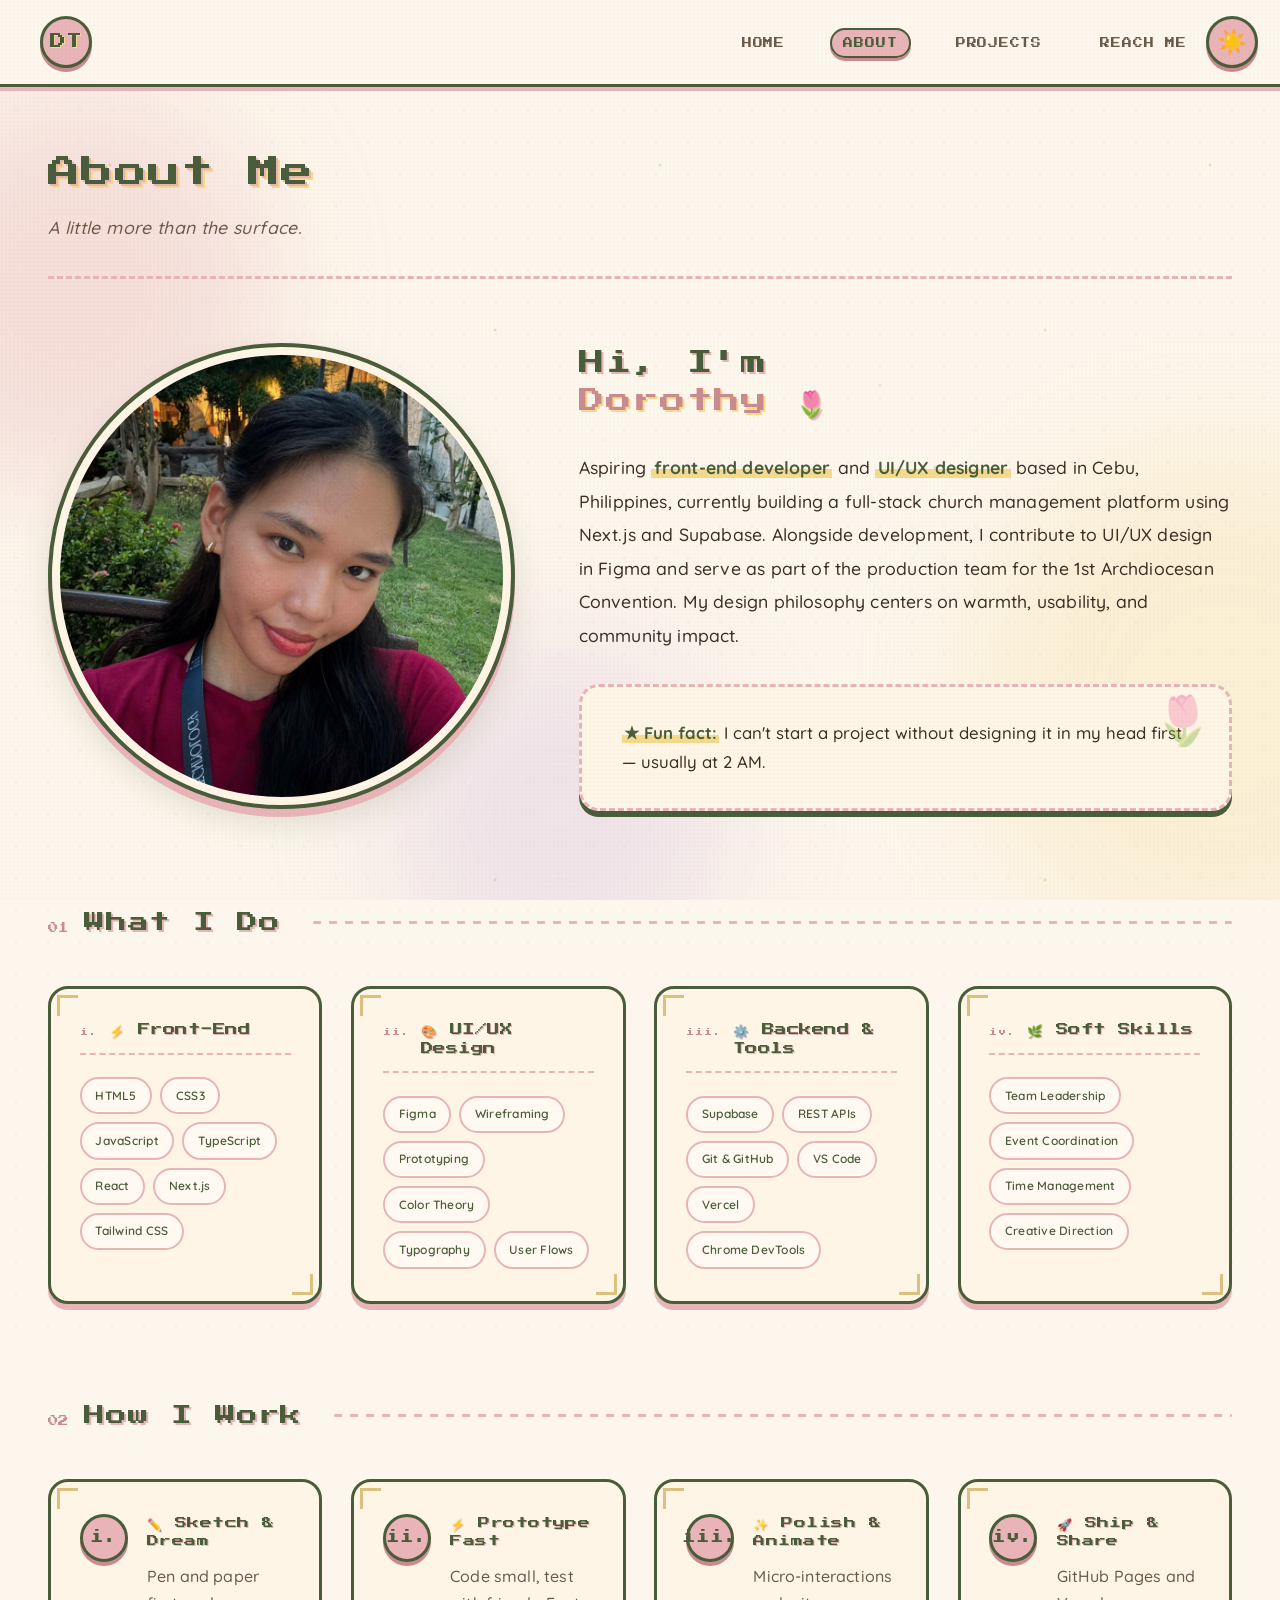
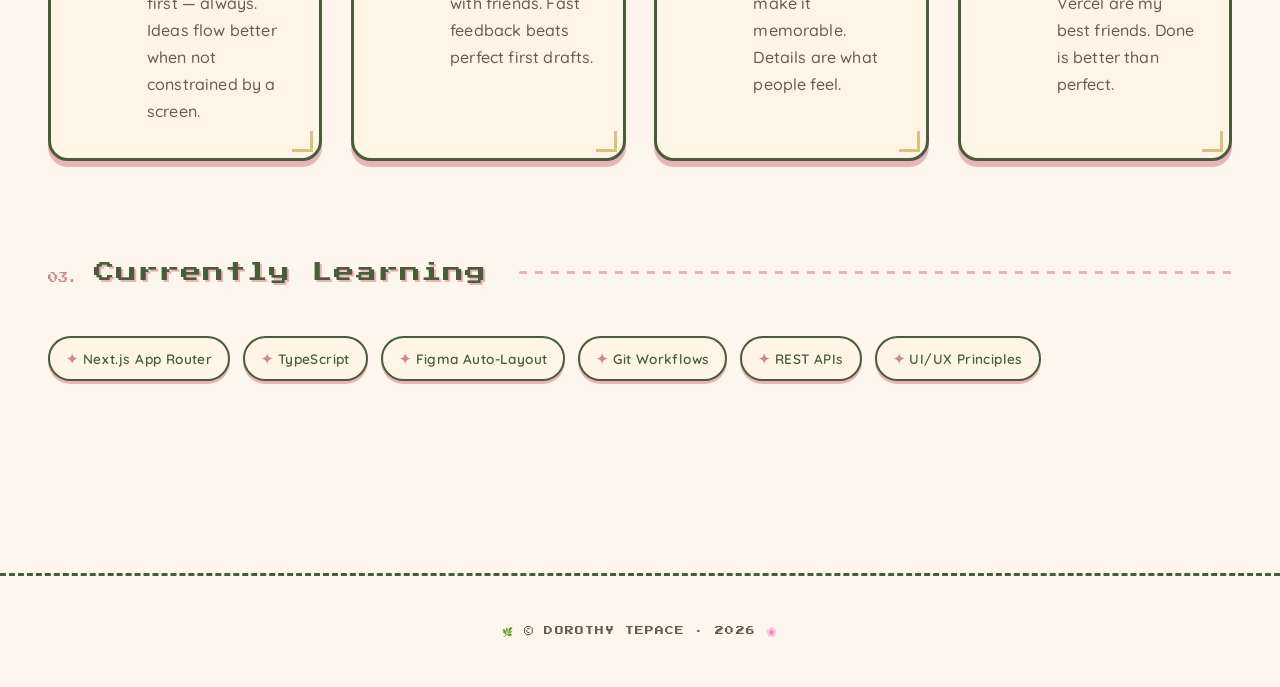
<file: about.html>
<!DOCTYPE html>
<html lang="en">
<head>
  <meta charset="UTF-8" />
  <meta name="viewport" content="width=device-width, initial-scale=1.0" />
  <title>Dorothy Tepace · About</title>

  <!-- Meta -->
  <meta name="description" content="About Dorothy Tepace — front-end developer & UI/UX designer from Cebu, Philippines." />
  <meta name="theme-color" content="#fdf6ec" />
  <meta name="author" content="Dorothy Tepace" />

  <!-- Favicon -->
  <link rel="icon" type="image/svg+xml" href="data:image/svg+xml,<svg xmlns='http://www.w3.org/2000/svg' viewBox='0 0 100 100'><text y='.9em' font-size='90'>🌷</text></svg>" />

  <!-- Fonts -->
  <link rel="preconnect" href="https://fonts.googleapis.com" />
  <link rel="preconnect" href="https://fonts.gstatic.com" crossorigin />
  <link rel="dns-prefetch" href="https://fonts.googleapis.com" />
  <link href="https://fonts.googleapis.com/css2?family=Press+Start+2P&family=Quicksand:wght@400;500;600;700&display=swap" rel="stylesheet" />

  <!-- Icons -->
  <link rel="preconnect" href="https://cdnjs.cloudflare.com" />
  <link rel="stylesheet" href="https://cdnjs.cloudflare.com/ajax/libs/font-awesome/6.0.0-beta3/css/all.min.css" />

  <!-- Styles -->
  <link rel="stylesheet" href="style.css" />
</head>
<body>

  <!-- ============================================================
       ANIMATED BACKGROUND LAYERS
       ============================================================ -->
  <div class="bg-blobs" aria-hidden="true">
    <div class="bg-blob bg-blob-1"></div>
    <div class="bg-blob bg-blob-2"></div>
    <div class="bg-blob bg-blob-3"></div>
  </div>
  <div class="bg-stars" aria-hidden="true"></div>


  <!-- ============================================================
       DARK MODE TOGGLE
       ============================================================ -->
  <button class="theme-toggle" id="themeToggle" aria-label="Toggle dark mode" title="Toggle dark mode">
    <span class="theme-toggle-icon">☀️</span>
  </button>


  <!-- ========== TOP NAV ========== -->
  <nav class="top-nav" id="topNav">
    <a href="index.html" class="brand">DT</a>
    <ul class="nav-links">
      <li><a href="index.html">Home</a></li>
      <li><a href="about.html" class="active">About</a></li>
      <li><a href="projects.html">Projects</a></li>
      <li><a href="reach.html">Reach Me</a></li>
    </ul>
  </nav>

  <!-- ========== SIDE NAV ========== -->
  <nav class="side-nav" id="sideNav">
    <a href="index.html" class="side-link" title="Home"><span class="nav-label">Home</span></a>
    <a href="about.html" class="side-link active" title="About"><span class="nav-label">About</span></a>
    <a href="projects.html" class="side-link" title="Projects"><span class="nav-label">Projects</span></a>
    <a href="reach.html" class="side-link" title="Reach Me"><span class="nav-label">Reach Me</span></a>
  </nav>

  <!-- ========== MAIN ========== -->
  <main class="page">

    <!-- ABOUT HERO -->
    <header class="page-header">
      <h1>About Me</h1>
      <p class="page-subtitle">A little more than the surface.</p>
    </header>

    <section class="about-hero">

      <div class="about-photo-col reveal">
        <div class="about-photo">
          <img src="avatar.jpg" alt="Dorothy Tepace" />
        </div>
      </div>

      <div class="about-story-col">
        <h1 class="reveal">Hi, I'm<br /><em>Dorothy</em> 🌷</h1>

        <p class="reveal">
          Aspiring <strong>front-end developer</strong> and <strong>UI/UX designer</strong>
          based in Cebu, Philippines, currently building a full-stack church management
          platform using Next.js and Supabase. Alongside development, I contribute to
          UI/UX design in Figma and serve as part of the production team for the
          1st Archdiocesan Convention. My design philosophy centers on warmth,
          usability, and community impact.
        </p>

        <div class="fun-fact-box reveal">
          <strong>★ Fun fact:</strong> I can't start a project without designing it in my
          head first — usually at 2 AM.
        </div>
      </div>

    </section>

    <!-- WHAT I DO -->
    <section class="section-label">
      <span class="num">01</span>
      <h2>What I Do</h2>
      <span class="line"></span>
    </section>

    <section class="skills-editorial">

      <div class="skill-block reveal">
        <div class="skill-header">
          <span class="skill-num">i.</span>
          <h3>⚡ Front-End</h3>
        </div>
        <ul class="skill-pills">
          <li>HTML5</li>
          <li>CSS3</li>
          <li>JavaScript</li>
          <li>TypeScript</li>
          <li>React</li>
          <li>Next.js</li>
          <li>Tailwind CSS</li>
        </ul>
      </div>

      <div class="skill-block reveal">
        <div class="skill-header">
          <span class="skill-num">ii.</span>
          <h3>🎨 UI/UX Design</h3>
        </div>
        <ul class="skill-pills">
          <li>Figma</li>
          <li>Wireframing</li>
          <li>Prototyping</li>
          <li>Color Theory</li>
          <li>Typography</li>
          <li>User Flows</li>
        </ul>
      </div>

      <div class="skill-block reveal">
        <div class="skill-header">
          <span class="skill-num">iii.</span>
          <h3>⚙️ Backend &amp; Tools</h3>
        </div>
        <ul class="skill-pills">
          <li>Supabase</li>
          <li>REST APIs</li>
          <li>Git &amp; GitHub</li>
          <li>VS Code</li>
          <li>Vercel</li>
          <li>Chrome DevTools</li>
        </ul>
      </div>

      <div class="skill-block reveal">
        <div class="skill-header">
          <span class="skill-num">iv.</span>
          <h3>🌿 Soft Skills</h3>
        </div>
        <ul class="skill-pills">
          <li>Team Leadership</li>
          <li>Event Coordination</li>
          <li>Time Management</li>
          <li>Creative Direction</li>
        </ul>
      </div>

    </section>

    <!-- HOW I WORK -->
    <section class="section-label">
      <span class="num">02</span>
      <h2>How I Work</h2>
      <span class="line"></span>
    </section>

        <section class="workflow-editorial">

      <div class="workflow-step reveal">
        <span class="step-num">i.</span>
        <div class="step-content">
          <h3>✏️ Sketch &amp; Dream</h3>
          <p>Pen and paper first — always. Ideas flow better when not constrained by a screen.</p>
        </div>
      </div>

      <div class="workflow-step reveal">
        <span class="step-num">ii.</span>
        <div class="step-content">
          <h3>⚡ Prototype Fast</h3>
          <p>Code small, test with friends. Fast feedback beats perfect first drafts.</p>
        </div>
      </div>

      <div class="workflow-step reveal">
        <span class="step-num">iii.</span>
        <div class="step-content">
          <h3>✨ Polish &amp; Animate</h3>
          <p>Micro-interactions make it memorable. Details are what people feel.</p>
        </div>
      </div>

      <div class="workflow-step reveal">
        <span class="step-num">iv.</span>
        <div class="step-content">
          <h3>🚀 Ship &amp; Share</h3>
          <p>GitHub Pages and Vercel are my best friends. Done is better than perfect.</p>
        </div>
      </div>

    </section>

    <!-- CURRENTLY LEARNING -->
    <section class="section-label">
      <span class="num">03.</span>
      <h2>Currently Learning</h2>
      <span class="line"></span>
    </section>

    <section class="learning-tags reveal">
      <span class="learning-tag">Next.js App Router</span>
      <span class="learning-tag">TypeScript</span>
      <span class="learning-tag">Figma Auto-Layout</span>
      <span class="learning-tag">Git Workflows</span>
      <span class="learning-tag">REST APIs</span>
      <span class="learning-tag">UI/UX Principles</span>
    </section>

  </main>

  <!-- ========== FOOTER ========== -->
  <footer class="site-footer">
    © Dorothy Tepace · 2026
  </footer>


  <!-- ========== SCRIPTS ========== -->
  <script>

    /* ============================================================
       1. NAV SWAP — top nav hides, side nav appears on scroll
       ============================================================ */
    (function () {
      const topNav = document.getElementById('topNav');
      const sideNav = document.getElementById('sideNav');
      if (!topNav || !sideNav) return;

      function updateNav() {
        const y = window.scrollY;
        if (y > 200) {
          topNav.classList.add('hidden');
          sideNav.classList.add('visible');
        } else {
          topNav.classList.remove('hidden');
          sideNav.classList.remove('visible');
        }
      }

      window.addEventListener('scroll', updateNav);
      window.addEventListener('load', updateNav);
    })();


    /* ============================================================
       2. SCROLL REVEAL
       ============================================================ */
    (function () {
      const reveals = document.querySelectorAll('.reveal');
      if (!reveals.length) return;

      const observer = new IntersectionObserver((entries) => {
        entries.forEach((entry, index) => {
          if (entry.isIntersecting) {
            setTimeout(() => {
              entry.target.classList.add('in-view');
            }, index * 80);
            observer.unobserve(entry.target);
          }
        });
      }, { threshold: 0.15 });

      reveals.forEach(el => observer.observe(el));
    })();


    /* ============================================================
       3. DARK MODE TOGGLE
       ============================================================ */
    (function () {
      const toggle = document.getElementById('themeToggle');
      if (!toggle) return;

      const icon = toggle.querySelector('.theme-toggle-icon');
      const STORAGE_KEY = 'theme';

      /* Apply saved theme immediately */
      const saved = localStorage.getItem(STORAGE_KEY);
      if (saved === 'dark') {
        document.body.classList.add('dark-mode');
        if (icon) icon.textContent = '🌙';
      } else {
        if (icon) icon.textContent = '☀️';
      }

      toggle.addEventListener('click', () => {
        document.body.classList.toggle('dark-mode');
        const isDark = document.body.classList.contains('dark-mode');

        if (icon) icon.textContent = isDark ? '🌙' : '☀️';
        localStorage.setItem(STORAGE_KEY, isDark ? 'dark' : 'light');
      });
    })();

  </script>

</body>
</html>
</file>
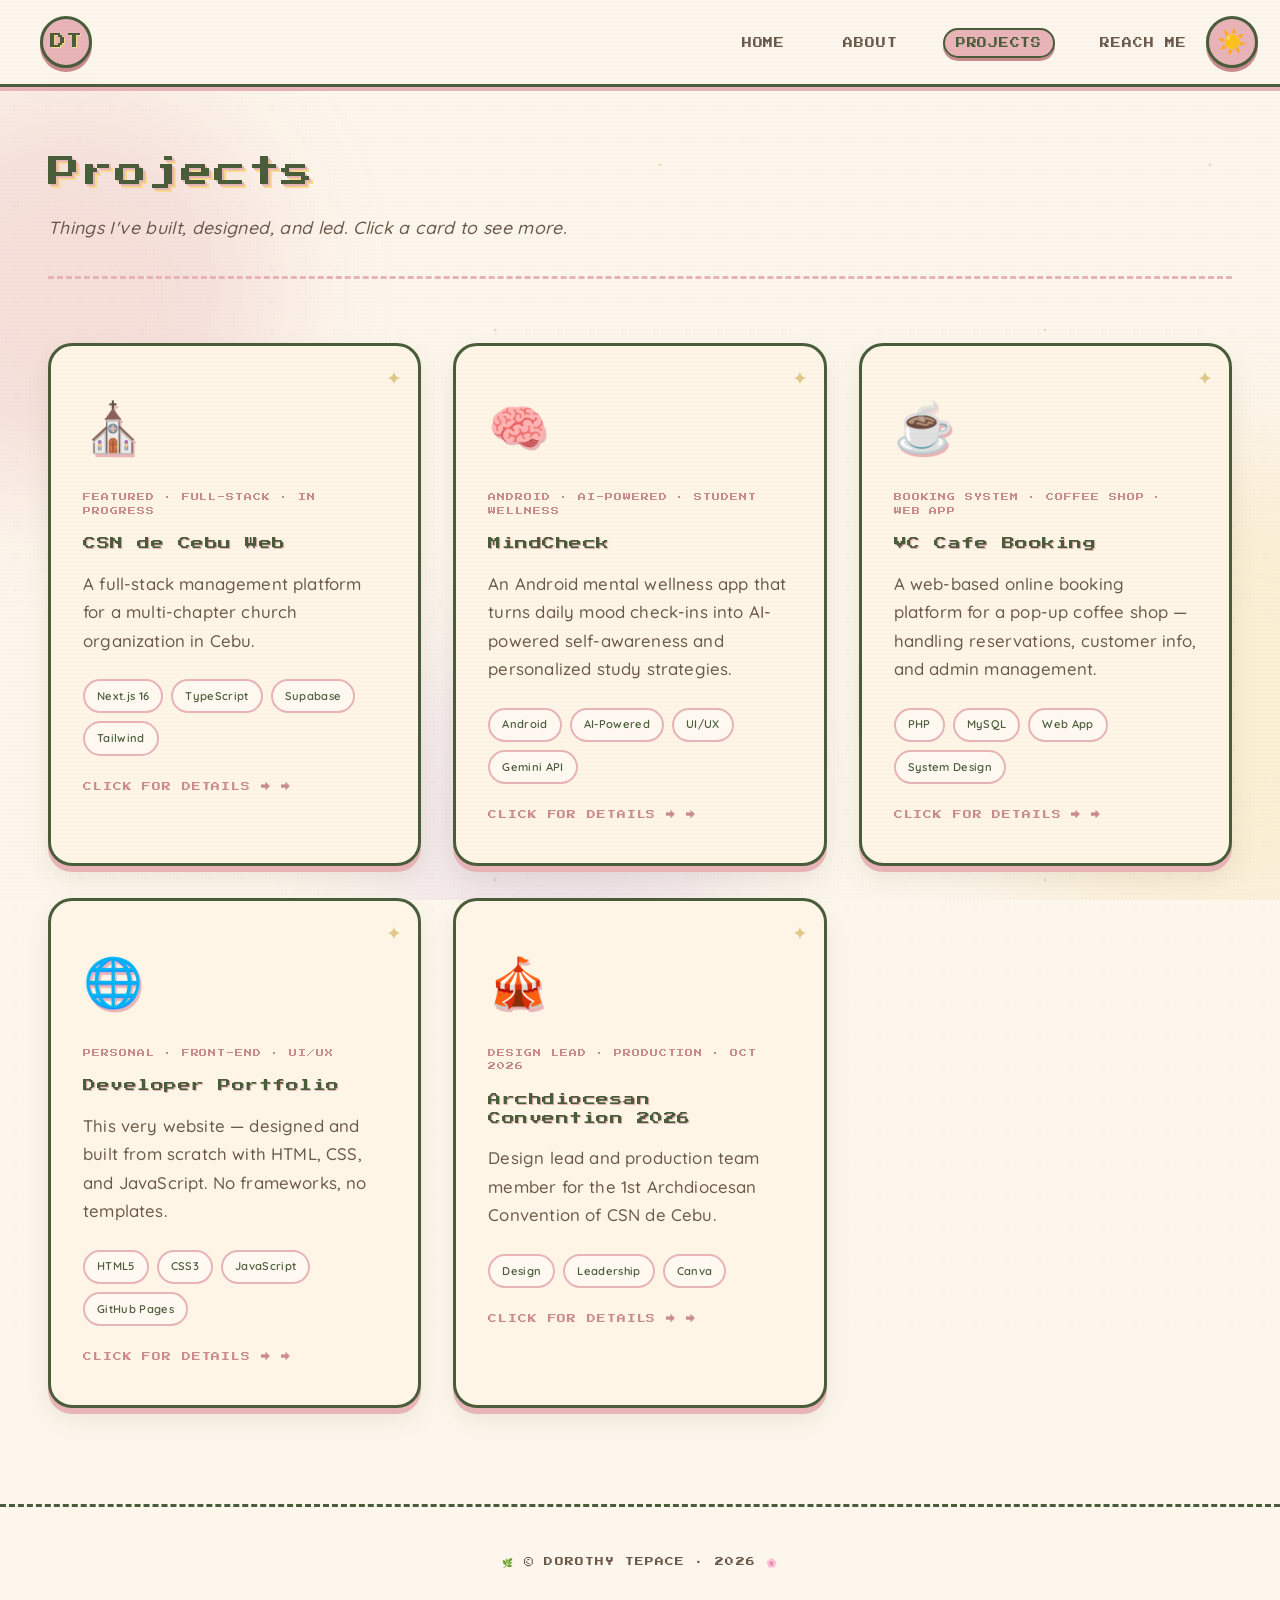
<file: projects.html>
<!DOCTYPE html>
<html lang="en">
<head>
  <meta charset="UTF-8" />
  <meta name="viewport" content="width=device-width, initial-scale=1.0" />
  <title>Dorothy Tepace · Projects</title>

  <!-- Meta -->
  <meta name="description" content="Projects by Dorothy Tepace — full-stack apps, UI/UX work, and event design." />
  <meta name="theme-color" content="#fdf6ec" />
  <meta name="author" content="Dorothy Tepace" />

  <!-- Favicon -->
  <link rel="icon" type="image/svg+xml" href="data:image/svg+xml,<svg xmlns='http://www.w3.org/2000/svg' viewBox='0 0 100 100'><text y='.9em' font-size='90'>🌷</text></svg>" />

  <!-- Fonts -->
  <link rel="preconnect" href="https://fonts.googleapis.com" />
  <link rel="preconnect" href="https://fonts.gstatic.com" crossorigin />
  <link rel="dns-prefetch" href="https://fonts.googleapis.com" />
  <link href="https://fonts.googleapis.com/css2?family=Press+Start+2P&family=Quicksand:wght@400;500;600;700&display=swap" rel="stylesheet" />

  <!-- Icons -->
  <link rel="preconnect" href="https://cdnjs.cloudflare.com" />
  <link rel="stylesheet" href="https://cdnjs.cloudflare.com/ajax/libs/font-awesome/6.0.0-beta3/css/all.min.css" />

  <!-- Styles -->
  <link rel="stylesheet" href="style.css" />
</head>
<body>

  <!-- ============================================================
       ANIMATED BACKGROUND LAYERS
       ============================================================ -->
  <div class="bg-blobs" aria-hidden="true">
    <div class="bg-blob bg-blob-1"></div>
    <div class="bg-blob bg-blob-2"></div>
    <div class="bg-blob bg-blob-3"></div>
  </div>
  <div class="bg-stars" aria-hidden="true"></div>


  <!-- ============================================================
       DARK MODE TOGGLE
       ============================================================ -->
  <button class="theme-toggle" id="themeToggle" aria-label="Toggle dark mode" title="Toggle dark mode">
    <span class="theme-toggle-icon">☀️</span>
  </button>


  <!-- ========== TOP NAV ========== -->
  <nav class="top-nav" id="topNav">
    <a href="index.html" class="brand">DT</a>
    <ul class="nav-links">
      <li><a href="index.html">Home</a></li>
      <li><a href="about.html">About</a></li>
      <li><a href="projects.html" class="active">Projects</a></li>
      <li><a href="reach.html">Reach Me</a></li>
    </ul>
  </nav>

  <!-- ========== SIDE NAV ========== -->
  <nav class="side-nav" id="sideNav">
    <a href="index.html" class="side-link" title="Home"><span class="nav-label">Home</span></a>
    <a href="about.html" class="side-link" title="About"><span class="nav-label">About</span></a>
    <a href="projects.html" class="side-link active" title="Projects"><span class="nav-label">Projects</span></a>
    <a href="reach.html" class="side-link" title="Reach Me"><span class="nav-label">Reach Me</span></a>
  </nav>

  <!-- ========== MAIN ========== -->
  <main class="page">

    <header class="page-header">
      <h1>Projects</h1>
      <p class="page-subtitle">Things I've built, designed, and led. Click a card to see more.</p>
    </header>

    <section class="projects-grid-v2">

      <div class="proj-card reveal" data-project="csn">
        <div class="proj-icon">⛪</div>
        <div class="proj-meta">FEATURED · FULL-STACK · IN PROGRESS</div>
        <h3>CSN de Cebu Web</h3>
        <p>A full-stack management platform for a multi-chapter church organization in Cebu.</p>
        <div class="proj-tags">
          <span>Next.js 16</span>
          <span>TypeScript</span>
          <span>Supabase</span>
          <span>Tailwind</span>
        </div>
        <div class="proj-open">Click for details →</div>
      </div>

      <div class="proj-card reveal" data-project="mindcheck">
        <div class="proj-icon">🧠</div>
        <div class="proj-meta">ANDROID · AI-POWERED · STUDENT WELLNESS</div>
        <h3>MindCheck</h3>
        <p>An Android mental wellness app that turns daily mood check-ins into AI-powered self-awareness and personalized study strategies.</p>
        <div class="proj-tags">
          <span>Android</span>
          <span>AI-Powered</span>
          <span>UI/UX</span>
          <span>Gemini API</span>
        </div>
        <div class="proj-open">Click for details →</div>
      </div>

      <div class="proj-card reveal" data-project="vccafe">
        <div class="proj-icon">☕</div>
        <div class="proj-meta">BOOKING SYSTEM · COFFEE SHOP · WEB APP</div>
        <h3>VC Cafe Booking</h3>
        <p>A web-based online booking platform for a pop-up coffee shop — handling reservations, customer info, and admin management.</p>
        <div class="proj-tags">
          <span>PHP</span>
          <span>MySQL</span>
          <span>Web App</span>
          <span>System Design</span>
        </div>
        <div class="proj-open">Click for details →</div>
      </div>

      <div class="proj-card reveal" data-project="portfolio">
        <div class="proj-icon">🌐</div>
        <div class="proj-meta">PERSONAL · FRONT-END · UI/UX</div>
        <h3>Developer Portfolio</h3>
        <p>This very website — designed and built from scratch with HTML, CSS, and JavaScript. No frameworks, no templates.</p>
        <div class="proj-tags">
          <span>HTML5</span>
          <span>CSS3</span>
          <span>JavaScript</span>
          <span>GitHub Pages</span>
        </div>
        <div class="proj-open">Click for details →</div>
      </div>

      <div class="proj-card reveal" data-project="convention">
        <div class="proj-icon">🎪</div>
        <div class="proj-meta">DESIGN LEAD · PRODUCTION · OCT 2026</div>
        <h3>Archdiocesan Convention 2026</h3>
        <p>Design lead and production team member for the 1st Archdiocesan Convention of CSN de Cebu.</p>
        <div class="proj-tags">
          <span>Design</span>
          <span>Leadership</span>
          <span>Canva</span>
        </div>
        <div class="proj-open">Click for details →</div>
      </div>

    </section>

  </main>

  <!-- ========== MODAL ========== -->
  <div class="modal-overlay" id="modalOverlay">
    <div class="modal" role="dialog" aria-modal="true">
      <button class="modal-close" id="modalClose" aria-label="Close">✕</button>
      <div class="modal-body" id="modalBody"></div>
    </div>
  </div>

  <!-- ========== FOOTER ========== -->
  <footer class="site-footer">
    © Dorothy Tepace · 2026
  </footer>


  <!-- ========== SCRIPTS ========== -->
  <script>

    /* ============================================================
       1. NAV SWAP — top nav hides, side nav appears on scroll
       ============================================================ */
    (function () {
      const topNav = document.getElementById('topNav');
      const sideNav = document.getElementById('sideNav');
      if (!topNav || !sideNav) return;

      function updateNav() {
        const y = window.scrollY;
        if (y > 200) {
          topNav.classList.add('hidden');
          sideNav.classList.add('visible');
        } else {
          topNav.classList.remove('hidden');
          sideNav.classList.remove('visible');
        }
      }

      window.addEventListener('scroll', updateNav);
      window.addEventListener('load', updateNav);
    })();


    /* ============================================================
       2. SCROLL REVEAL
       ============================================================ */
    (function () {
      const reveals = document.querySelectorAll('.reveal');
      if (!reveals.length) return;

      const observer = new IntersectionObserver((entries) => {
        entries.forEach((entry, index) => {
          if (entry.isIntersecting) {
            setTimeout(() => {
              entry.target.classList.add('in-view');
            }, index * 80);
            observer.unobserve(entry.target);
          }
        });
      }, { threshold: 0.15 });

      reveals.forEach(el => observer.observe(el));
    })();


    /* ============================================================
       3. DARK MODE TOGGLE
       ============================================================ */
    (function () {
      const toggle = document.getElementById('themeToggle');
      if (!toggle) return;

      const icon = toggle.querySelector('.theme-toggle-icon');
      const STORAGE_KEY = 'theme';

      const saved = localStorage.getItem(STORAGE_KEY);
      if (saved === 'dark') {
        document.body.classList.add('dark-mode');
        if (icon) icon.textContent = '🌙';
      } else {
        if (icon) icon.textContent = '☀️';
      }

      toggle.addEventListener('click', () => {
        document.body.classList.toggle('dark-mode');
        const isDark = document.body.classList.contains('dark-mode');
        if (icon) icon.textContent = isDark ? '🌙' : '☀️';
        localStorage.setItem(STORAGE_KEY, isDark ? 'dark' : 'light');
      });
    })();


    /* ============================================================
       4. PROJECT MODALS
       ============================================================ */
    (function () {
      const overlay = document.getElementById('modalOverlay');
      if (!overlay) return;

      const modalBody = document.getElementById('modalBody');
      const modalClose = document.getElementById('modalClose');
      if (!modalBody || !modalClose) return;

      const projects = {
        csn: {
          icon: '⛪',
          meta: 'FEATURED · FULL-STACK · IN PROGRESS',
          title: 'CSN de Cebu Web',
          body: `
            <p>A web-based management system initially for the <strong>mother chapter</strong> of the religious organization at the <strong>Basilica Minore del Santo Niño de Cebu</strong>, designed to scale to other chapters in the future.</p>

            <h4>Core Features</h4>
            <ul>
              <li>Member registration</li>
              <li>Announcements</li>
              <li>Member directory</li>
              <li>Event calendar</li>
              <li>Attendance tracking</li>
              <li>Payment history</li>
            </ul>

            <p>It has three user roles: <strong>Admin</strong>, <strong>Officer</strong>, and <strong>Member</strong>. Admins and officers manage everything; members can view and update their own information, attendance, and payments.</p>

            <h4>Front-End</h4>
            <div class="modal-tags">
              <span>Next.js 16</span>
              <span>React 19</span>
              <span>TypeScript</span>
              <span>Tailwind CSS</span>
            </div>

            <h4>Backend / Database</h4>
            <div class="modal-tags">
              <span>Supabase</span>
              <span>Supabase Auth</span>
              <span>Supabase Storage</span>
            </div>

            <h4>Tools</h4>
            <div class="modal-tags">
              <span>Git</span>
              <span>GitHub</span>
              <span>VS Code</span>
              <span>npm</span>
            </div>

            <h4>Deployment (Planned)</h4>
            <div class="modal-tags">
              <span>Vercel</span>
            </div>

            <h4>Highlights</h4>
            <ul>
              <li>Role-Based Access Control (RBAC): Separate dashboards for each role</li>
              <li>Built to Scale: Mother Chapter now, designed for all chapters later</li>
              <li>All-in-One Management System</li>
            </ul>
          `
        },
        mindcheck: {
          icon: '🧠',
          meta: 'ANDROID · AI-POWERED · STUDENT WELLNESS',
          title: 'MindCheck Student Wellness',
          body: `
            <p>An Android mental wellness app for <strong>students</strong>, turning daily mood check-ins into <strong>AI-powered self-awareness</strong> through journaling, emotion detection, and a personal study coach — designed to grow with the user over time.</p>

            <h4>Core Features</h4>
            <ul>
              <li>Mood check-ins with emoji-based logging</li>
              <li>Journal entry with AI emotion detection</li>
              <li>Personalized study strategy generated by Gemini</li>
              <li>AI Study Coach chatbot that knows your mood and past entries</li>
              <li>Mood dashboard with trend chart, streak, average score, and most common mood</li>
              <li>History view with expandable past check-ins</li>
              <li>Daily reminder notifications</li>
              <li>Local storage — no server, no account required</li>
            </ul>

            <h4>App Screens</h4>
            <div class="modal-screenshots single">
              <img src="images/mindcheck/1.png" alt="MindCheck app screens overview" />
            </div>
            <p style="font-size: 0.85rem; color: var(--text-muted); font-style: italic; margin-top: -0.5rem; margin-bottom: 1rem;">
              Overview of all app screens — mood check-in, journal, dashboard, and study coach.
            </p>

            <h4>Front-End</h4>
            <div class="modal-tags">
              <span>Android (Java)</span>
              <span>XML Layouts</span>
              <span>Material Design</span>
              <span>MPAndroidChart</span>
            </div>

            <h4>Backend / Services</h4>
            <div class="modal-tags">
              <span>Hugging Face API</span>
              <span>Google Gemini API</span>
              <span>OkHttp</span>
              <span>Gson</span>
            </div>

            <h4>Database</h4>
            <div class="modal-tags">
              <span>SQLite</span>
              <span>Room (local storage)</span>
            </div>

            <h4>Tools</h4>
            <div class="modal-tags">
              <span>Android Studio</span>
              <span>Git</span>
              <span>GitHub</span>
              <span>Gradle</span>
            </div>

            <h4>Deployment (Planned)</h4>
            <div class="modal-tags">
              <span>Google Play Store</span>
            </div>

            <h4>Highlights</h4>
            <ul>
              <li>AI Emotion Detection — Reads journal entries and detects mood</li>
              <li>AI Study Coach — Personalized strategies and chat powered by Gemini</li>
              <li>Privacy-First — Fully local storage, no account needed</li>
            </ul>
          `
        },
        vccafe: {
          icon: '☕',
          meta: 'BOOKING SYSTEM · COFFEE SHOP · WEB APP',
          title: 'VC Cafe Pop-Up Cart Online Booking System',
          body: `
            <p>A web-based online booking system for <strong>VC Cafe,</strong> a mobile coffee and bar business serving events like weddings, birthdays, corporate gatherings, and festivals. The platform allows customers to book the pop-up coffee shop for their special occasions, while admins can manage, accept, or decline reservation requests from anywhere.</p>

            <h4>Core Features</h4>
            <ul>
              <li>User Registration & Authentication</li>
              <li>Online Event Booking</li>
              <li>Admin Dashboard</li>
              <li>Reservation Tracking</li>
              <li>Customer Information Management</li>
              <li>Role-Based Access Control</li>
              <li>Service Showcase Pages</li>
            </ul>

            <h4>App Screens</h4>
            <div class="modal-screenshots">
              <img src="images/vccafe/1.png" alt="VC Cafe screen 1" />
              <img src="images/vccafe/2.png" alt="VC Cafe screen 2" />
              <img src="images/vccafe/3.png" alt="VC Cafe screen 3" />
              <img src="images/vccafe/4.png" alt="VC Cafe screen 4" />
              <img src="images/vccafe/5.png" alt="VC Cafe screen 5" />
              <img src="images/vccafe/6.png" alt="VC Cafe screen 6" />
              <img src="images/vccafe/7.png" alt="VC Cafe screen 7" />
              <img src="images/vccafe/8.png" alt="VC Cafe screen 8" />
              <img src="images/vccafe/9.png" alt="VC Cafe screen 9" />
              <img src="images/vccafe/10.png" alt="VC Cafe screen 10" />
              <img src="images/vccafe/11.png" alt="VC Cafe screen 11" />
            </div>

            <h4>Front-End</h4>
            <div class="modal-tags">
              <span>HTML</span>
              <span>CSS</span>
              <span>JavaScript</span>
              <span>Responsive Design</span>
              <span>Minimal UI</span>
            </div>

            <h4>Backend / Database</h4>
            <div class="modal-tags">
              <span>PHP</span>
              <span>MySQL</span>
              <span>Role-Based Access Control</span>
            </div>

            <h4>Tools</h4>
            <div class="modal-tags">
              <span>Figma</span>
              <span>Git</span>
              <span>GitHub</span>
              <span>VS Code</span>
              <span>phpMyAdmin</span>
            </div>

            <h4>Deployment (Planned)</h4>
            <div class="modal-tags">
              <span>Vercel</span>
            </div>

            <h4>Highlights</h4>
            <ul>
              <li>Mobile Business Booking — Lets a pop-up coffee shop manage reservations from anywhere</li>
              <li>Admin Control — Accept or decline bookings in just a few clicks</li>
              <li>Customer Dashboard — Submit, manage, and track reservation status</li>
            </ul>
          `
        },
        portfolio: {
          icon: '🌐',
          meta: 'PERSONAL · FRONT-END · UI/UX',
          title: 'Developer Portfolio',
          body: `
            <p>This very website — designed and built from scratch as a personal front-end and UI/UX project.</p>

            <h4>What I Built</h4>
            <ul>
              <li>Multi-page site: Home · About · Projects · Reach Me</li>
              <li>Custom cottagecore pixel design system</li>
              <li>Animated splash screen with blooming flower</li>
              <li>Top nav that becomes a side nav on scroll</li>
              <li>Click-to-open modal popups for each project</li>
              <li>Auto-playing slideshow gallery with lightbox</li>
              <li>Neon cyberpunk dark mode toggle</li>
              <li>Fully responsive (desktop, tablet, mobile)</li>
            </ul>

            <h4>Tech Stack</h4>
            <div class="modal-tags">
              <span>HTML5</span>
              <span>CSS3</span>
              <span>JavaScript</span>
              <span>GitHub Pages</span>
            </div>

            <h4>Live Site</h4>
            <p><a href="https://wadtpc.github.io" target="_blank">wadtpc.github.io</a></p>
          `
        },
        convention: {
          icon: '🎪',
          meta: 'DESIGN LEAD · PRODUCTION · OCT 2026',
          title: 'Archdiocesan Convention 2026',
          body: `
            <p>Serving on the production team for the <strong>1st Archdiocesan Convention of CSN de Cebu</strong> — a gathering of all registered chapters across the Philippines.</p>

            <h4>My Roles</h4>
            <ul>
              <li>🎨 <strong>Design Lead</strong> — visual identity & event collateral</li>
              <li>💃 <strong>Dance Lead</strong> — choreography & performance</li>
              <li>📋 <strong>Registration Team</strong> — member coordination</li>
            </ul>

            <h4>What I'm Designing</h4>
            <ul>
              <li>Posters & flyers</li>
              <li>Stage backdrop</li>
              <li>Program booklet</li>
              <li>Event shirts & merch</li>
              <li>Presentation slides</li>
            </ul>

            <h4>Details</h4>
            <ul>
              <li>📅 October 2026</li>
              <li>📍 Cebu Business Hotel</li>
              <li>🌍 All registered chapters across the Philippines</li>
              <li>🎯 Purpose: Unity</li>
            </ul>

            <h4>Tools</h4>
            <div class="modal-tags">
              <span>Canva</span>
              <span>Design</span>
              <span>Leadership</span>
            </div>
          `
        }
      };

      document.querySelectorAll('.proj-card').forEach(card => {
        card.addEventListener('click', () => {
          const key = card.dataset.project;
          const p = projects[key];
          if (!p) return;

          modalBody.innerHTML = `
            <div class="modal-header">
              <div class="modal-icon">${p.icon}</div>
              <div class="modal-meta">${p.meta}</div>
              <h2>${p.title}</h2>
            </div>
            <div class="modal-content">${p.body}</div>
          `;
          overlay.classList.add('active');
          document.body.style.overflow = 'hidden';
        });
      });

      function closeModal() {
        overlay.classList.remove('active');
        document.body.style.overflow = '';
      }

      modalClose.addEventListener('click', closeModal);
      overlay.addEventListener('click', (e) => {
        if (e.target === overlay) closeModal();
      });
      document.addEventListener('keydown', (e) => {
        if (e.key === 'Escape') closeModal();
      });
    })();

  </script>

</body>
</html>
</file>
<file: style.css>
/* ============================================================
   DOROTHY TEPACE · PORTFOLIO v5
   Cottagecore Pixel Edition — Soft · Warm · Gentle
   ============================================================ */

/* ---------- FONTS ---------- */
@import url('https://fonts.googleapis.com/css2?family=Press+Start+2P&family=VT323&family=Quicksand:wght@400;500;600;700&display=swap');


/* ============================================================
   1. RESET & TOKENS
   ============================================================ */

* { margin: 0; padding: 0; box-sizing: border-box; }
html { scroll-behavior: smooth; }

:root {
  /* Background layers */
  --bg: #fdf6ec;
  --bg-lighter: #fff9f2;
  --bg-card: #fff5e6;
  --bg-elevated: #f8ecd6;

  /* Primary — moss green */
  --moss: #4a5d3a;
  --moss-light: #6b7d5a;

  /* Accents */
  --rose: #e8b4b8;
  --rose-deep: #c98b8f;
  --butter: #f5d98d;
  --butter-deep: #d4b563;
  --lavender: #d4b8e0;

  /* Text */
  --text: #3d2e23;
  --text-dim: #6b5a4a;
  --text-muted: #9a8878;

  /* Borders */
  --border: #e0d0b8;
  --border-bright: #4a5d3a;

  /* Fonts */
  --font-pixel: 'Press Start 2P', 'Courier New', monospace;
  --font-body: 'Quicksand', 'Segoe UI', sans-serif;
  --font-mono: 'VT323', 'Courier New', monospace;

  /* Shadows */
  --shadow-soft: 0 4px 12px rgba(74, 93, 58, 0.08);
  --shadow-md: 0 8px 20px rgba(74, 93, 58, 0.12);
  --shadow-lg: 0 16px 36px rgba(74, 93, 58, 0.16);
  --shadow-warm: 0 6px 0 var(--rose-deep);

  /* Easings */
  --ease-out: cubic-bezier(0.22, 1, 0.36, 1);
  --ease-spring: cubic-bezier(0.34, 1.56, 0.64, 1);
}


/* ============================================================
   2. BASE — BODY, TEXTURES, TYPOGRAPHY
   ============================================================ */

body {
  font-family: var(--font-body);
  background: var(--bg);
  color: var(--text);
  font-size: 17px;
  font-weight: 500;
  line-height: 1.7;
  min-height: 100vh;
  padding-top: 100px;
  overflow-x: hidden;
  cursor: url("data:image/svg+xml;utf8,<svg xmlns='http://www.w3.org/2000/svg' width='28' height='28' viewBox='0 0 28 28'><circle cx='14' cy='14' r='3' fill='%23e8b4b8' stroke='%234a5d3a' stroke-width='1.5'/><circle cx='14' cy='7' r='3' fill='%23e8b4b8' stroke='%234a5d3a' stroke-width='1.5'/><circle cx='21' cy='14' r='3' fill='%23e8b4b8' stroke='%234a5d3a' stroke-width='1.5'/><circle cx='14' cy='21' r='3' fill='%23e8b4b8' stroke='%234a5d3a' stroke-width='1.5'/><circle cx='7' cy='14' r='3' fill='%23e8b4b8' stroke='%234a5d3a' stroke-width='1.5'/><circle cx='14' cy='14' r='2' fill='%23f5d98d'/></svg>") 14 14, auto;
  position: relative;
}

/* Paper texture overlay */
body::after {
  content: "";
  position: fixed;
  inset: 0;
  z-index: 9998;
  pointer-events: none;
  background-image: radial-gradient(circle, rgba(74, 93, 58, 0.025) 1px, transparent 1px);
  background-size: 4px 4px;
  opacity: 0.9;
  mix-blend-mode: multiply;
}

/* Soft dotted grid background — drifting upward */
body::before {
  content: "";
  position: fixed;
  inset: -50% -50% -50% -50%;
  z-index: -1;
  pointer-events: none;
  background-image: radial-gradient(circle, rgba(232, 180, 184, 0.18) 1.5px, transparent 1.5px);
  background-size: 32px 32px;
  animation: drift-up 60s linear infinite;
  will-change: transform;
}

@keyframes drift-up {
  0%   { transform: translateY(0); }
  100% { transform: translateY(-32px); }
}

/* Typography */
h1, h2, h3, h4 {
  font-family: var(--font-pixel);
  font-weight: 400;
  letter-spacing: 0;
  color: var(--moss);
  line-height: 1.5;
  text-shadow: 2px 2px 0 var(--rose);
}

h1 { font-size: clamp(1.2rem, 3vw, 2rem); }
h2 { font-size: clamp(1rem, 2.2vw, 1.6rem); }
h3 { font-size: clamp(0.85rem, 1.6vw, 1.1rem); }
h4 { font-size: 0.75rem; }

p {
  font-family: var(--font-body);
  font-size: 1.05rem;
  font-weight: 500;
  color: var(--text-dim);
  line-height: 1.8;
  letter-spacing: 0.01em;
}

a {
  color: var(--rose-deep);
  text-decoration: none;
  transition: color 0.2s var(--ease-out);
}
a:hover { color: var(--moss); }

::selection {
  background: var(--rose);
  color: var(--moss);
}


/* ============================================================
   3. NAVIGATION
   ============================================================ */

/* ---------- Top Nav ---------- */
.top-nav {
  position: fixed;
  top: 0; left: 0; right: 0;
  z-index: 100;
  padding: 1rem 5rem 1rem 2.5rem;   /* ← extra right padding for the toggle */
  background: rgba(253, 246, 236, 0.95);
  backdrop-filter: blur(10px);
  -webkit-backdrop-filter: blur(10px);
  border-bottom: 3px solid var(--moss);
  box-shadow: 0 4px 0 var(--rose);
  display: flex;
  justify-content: space-between;
  align-items: center;
  transition: transform 0.4s var(--ease-out), opacity 0.4s var(--ease-out);
}

.top-nav.hidden {
  transform: translateY(-100%);
  opacity: 0;
  pointer-events: none;
}

.brand {
  font-family: var(--font-pixel);
  font-size: 1rem;
  color: var(--moss);
  letter-spacing: 0.02em;
  display: inline-flex;
  align-items: center;
  justify-content: center;
  width: 52px;
  height: 52px;
  border-radius: 50%;
  background: var(--rose);
  border: 3px solid var(--moss);
  box-shadow: 0 4px 0 var(--rose-deep);
  text-shadow: 1px 1px 0 var(--butter);
  transition: all 0.3s var(--ease-out);
}

.brand:hover {
  background: var(--butter);
  transform: translateY(-2px) rotate(-6deg);
  box-shadow: 0 6px 0 var(--butter-deep);
}

.nav-links {
  display: flex;
  gap: 2rem;
  list-style: none;
}

.nav-links a {
  font-family: var(--font-pixel);
  font-size: 0.62rem;
  color: var(--text-dim);
  padding: 0.5rem 0.7rem;
  border: 2px solid transparent;
  border-radius: 30px;
  letter-spacing: 0.08em;
  text-transform: uppercase;
  transition: all 0.2s var(--ease-out);
}

.nav-links a:hover {
  color: var(--moss);
  border-color: var(--rose);
  background: rgba(232, 180, 184, 0.2);
  transform: translateY(-1px);
}

.nav-links a.active {
  color: var(--moss);
  background: var(--rose);
  border-color: var(--moss);
  box-shadow: 0 3px 0 var(--rose-deep);
}

/* ---------- Side Nav ---------- */
.side-nav {
  position: fixed;
  top: 50%;
  left: 1.5rem;
  z-index: 99;
  padding: 1rem 0.7rem;
  background: rgba(255, 249, 242, 0.95);
  backdrop-filter: blur(10px);
  -webkit-backdrop-filter: blur(10px);
  border: 3px solid var(--moss);
  border-radius: 40px;
  box-shadow: 0 6px 0 var(--rose);
  display: flex;
  flex-direction: column;
  gap: 0.5rem;
  transform: translateY(-50%) translateX(-200%);
  opacity: 0;
  pointer-events: none;
  visibility: hidden;
  transition: transform 0.5s var(--ease-spring), opacity 0.4s var(--ease-out);
}

.side-nav.visible {
  transform: translateY(-50%) translateX(0);
  opacity: 1;
  pointer-events: auto;
  visibility: visible;
}

.side-link {
  display: flex;
  align-items: center;
  justify-content: center;
  padding: 0.65rem 1.1rem;
  border: 2px solid transparent;
  border-radius: 30px;
  font-family: var(--font-pixel);
  font-size: 0.55rem;
  color: var(--text-dim);
  letter-spacing: 0.08em;
  text-transform: uppercase;
  white-space: nowrap;
  transition: all 0.2s var(--ease-out);
}

.side-link:hover {
  background: var(--rose);
  color: var(--moss);
  border-color: var(--moss);
  transform: translateX(3px);
}

.side-link.active {
  background: var(--moss);
  color: var(--butter);
  border-color: var(--butter-deep);
  box-shadow: 0 3px 0 var(--moss);
}


/* ============================================================
   4. PAGE SHELL
   ============================================================ */

.page {
  max-width: 1280px;
  margin: 0 auto;
  padding: 3rem 3rem 6rem;
}


/* ============================================================
   5. HOME — HEADER
   ============================================================ */

.home-header {
  position: relative;
  display: flex;
  flex-wrap: wrap;
  align-items: flex-end;
  justify-content: space-between;
  gap: 2rem;
  padding: 2rem 0 2.5rem;
  margin-bottom: 3rem;
  border-bottom: 3px dashed var(--rose);
}

.home-header::after {
  content: "🌷";
  position: absolute;
  bottom: -18px;
  left: 50%;
  transform: translateX(-50%);
  font-size: 1.8rem;
  background: var(--bg);
  padding: 0 0.8rem;
}

.home-header-left h1 {
  font-family: var(--font-pixel);
  font-size: clamp(1rem, 2.2vw, 1.6rem);
  line-height: 1.6;
  letter-spacing: 0.04em;
  margin-bottom: 1.2rem;
  color: var(--moss);
  text-shadow: 2px 2px 0 var(--rose), 4px 4px 0 var(--butter);
}

.home-header-left h1 .accent {
  color: var(--rose-deep);
  font-style: normal;
  text-shadow: 2px 2px 0 var(--butter), 4px 4px 0 var(--moss-light);
}

.home-header-left .role {
  font-family: var(--font-body);
  font-size: 1.1rem;
  font-weight: 500;
  color: var(--text-dim);
  letter-spacing: 0.01em;
  max-width: 55ch;
  margin-bottom: 0.6rem;
}

.home-header-right {
  display: flex;
  gap: 2rem;
  align-items: flex-start;
}

.home-header-right > div {
  display: flex;
  flex-direction: column;
  gap: 0.2rem;
}

.home-header-right .meta-label {
  font-family: var(--font-pixel);
  font-size: 0.5rem;
  color: var(--rose-deep);
  letter-spacing: 0.12em;
  text-transform: uppercase;
}

.home-header-right .meta-value {
  font-family: var(--font-body);
  font-size: 1.05rem;
  font-weight: 600;
  color: var(--moss);
  letter-spacing: 0.02em;
}

/* ---------- Typing animation ---------- */
.hero-typing {
  display: inline-flex;
  align-items: baseline;
  gap: 0.15rem;
  font-family: var(--font-pixel);
  font-size: 0.62rem;
  color: var(--rose-deep);
  letter-spacing: 0.05em;
  margin-top: 0.6rem;
}

.hero-typing::before {
  content: "♡ ";
  color: var(--rose);
}

.typing-text {
  color: var(--moss);
  letter-spacing: 0.05em;
}

.typing-cursor {
  color: var(--rose-deep);
  animation: blink 1s steps(2, start) infinite;
  display: inline-block;
}

@keyframes blink {
  0%, 50% { opacity: 1; }
  51%, 100% { opacity: 0; }
}

/* ---------- XP bar ---------- */
.xp-bar {
  display: flex;
  align-items: center;
  gap: 1rem;
  margin-top: 1rem;
  font-family: var(--font-pixel);
  font-size: 0.5rem;
  color: var(--rose-deep);
  letter-spacing: 0.1em;
}

.xp-bar::before {
  content: "🌱";
  font-size: 1.2rem;
}

.xp-bar-track {
  flex: 1;
  max-width: 240px;
  height: 18px;
  background: var(--bg-card);
  border: 3px solid var(--moss);
  border-radius: 20px;
  box-shadow: 0 3px 0 var(--rose);
  position: relative;
  overflow: hidden;
}

.xp-bar-fill {
  height: 100%;
  width: 68%;
  border-radius: 12px;
  background: repeating-linear-gradient(
    90deg,
    var(--rose) 0,
    var(--rose) 6px,
    var(--butter) 6px,
    var(--butter) 12px
  );
  animation: xp-shimmer 3s linear infinite;
}

@keyframes xp-shimmer {
  0%   { background-position: 0 0; }
  100% { background-position: 24px 0; }
}


/* ============================================================
   6. HOME — GALLERY GRID
   ============================================================ */

.gallery-grid {
  display: grid;
  grid-template-columns: repeat(auto-fit, minmax(360px, 1fr));
  gap: 1.8rem;
}

.gallery-tile {
  position: relative;
  aspect-ratio: 4 / 3;
  border: 3px solid var(--moss);
  border-radius: 24px;
  overflow: hidden;
  cursor: pointer;
  background: var(--bg-card);
  box-shadow: 0 6px 0 var(--rose), 0 12px 24px rgba(74, 93, 58, 0.15);
  display: flex;
  align-items: center;
  justify-content: center;
  transition: all 0.3s var(--ease-out);
  text-decoration: none;
}

.gallery-tile:hover {
  transform: translateY(-6px);
  border-color: var(--rose-deep);
  box-shadow: 0 10px 0 var(--butter), 0 20px 36px rgba(74, 93, 58, 0.2);
}

/* Flower accent */
.gallery-tile::after {
  content: "✿";
  position: absolute;
  top: 0.8rem;
  left: 0.9rem;
  z-index: 4;
  font-size: 1.4rem;
  color: var(--rose);
  opacity: 0.75;
  pointer-events: none;
  text-shadow: 1px 1px 0 var(--moss);
  transition: all 0.3s var(--ease-out);
}

.gallery-tile:hover::after {
  opacity: 1;
  color: var(--butter);
  transform: scale(1.2) rotate(15deg);
}

/* Image layer */
.gallery-tile img {
  position: absolute;
  inset: 0;
  width: 100%;
  height: 100%;
  object-fit: cover;
  opacity: 0.3;
  filter: sepia(0.15) saturate(0.9);
  transition: transform 0.7s var(--ease-out);
}

.gallery-tile:hover img {
  opacity: 0.4;
  filter: sepia(0.1) saturate(1);
  transform: scale(1.05);
}

/* Overlay gradient */
.gallery-tile::before {
  content: "";
  position: absolute;
  inset: 0;
  z-index: 2;
  background: linear-gradient(
    to bottom,
    rgba(253, 246, 236, 0.9) 0%,
    rgba(253, 246, 236, 0.75) 50%,
    rgba(253, 246, 236, 0.9) 100%
  );
  transition: background 0.4s var(--ease-out);
}

.gallery-tile:hover::before {
  background: linear-gradient(
    to bottom,
    rgba(253, 246, 236, 0.85) 0%,
    rgba(255, 245, 230, 0.7) 50%,
    rgba(253, 246, 236, 0.85) 100%
  );
}

/* Content */
.gallery-tile-content {
  position: relative;
  z-index: 3;
  width: 100%;
  padding: 2.5rem;
  display: flex;
  flex-direction: column;
  align-items: center;
  justify-content: center;
  gap: 0.8rem;
  text-align: center;
}

.gallery-tile-index {
  font-family: var(--font-pixel);
  font-size: 0.55rem;
  color: var(--rose-deep);
  letter-spacing: 0.15em;
  opacity: 0.9;
}

.gallery-tile-index::before { content: "✦ "; color: var(--butter-deep); }
.gallery-tile-index::after  { content: " ✦"; color: var(--butter-deep); }

.gallery-tile h3 {
  font-family: var(--font-pixel);
  font-size: clamp(0.75rem, 1.4vw, 0.95rem);
  color: var(--moss);
  letter-spacing: 0.03em;
  line-height: 1.5;
  max-width: 18ch;
  text-shadow: 2px 2px 0 var(--rose);
  transition: transform 0.4s var(--ease-out);
}

.gallery-tile:hover h3 {
  color: var(--rose-deep);
  text-shadow: 2px 2px 0 var(--butter);
  transform: translateY(-2px);
}

.gallery-tile-meta {
  font-family: var(--font-body);
  font-size: 0.85rem;
  font-weight: 600;
  color: var(--text-dim);
  letter-spacing: 0.12em;
  text-transform: uppercase;
  opacity: 0.9;
}

/* Tags — reveal on hover */
.gallery-tile-tags {
  display: flex;
  flex-wrap: wrap;
  justify-content: center;
  gap: 0.5rem;
  margin-top: 0.8rem;
  max-height: 0;
  overflow: hidden;
  opacity: 0;
  transition: max-height 0.4s var(--ease-out),
              opacity 0.3s var(--ease-out),
              margin-top 0.4s var(--ease-out);
}

.gallery-tile:hover .gallery-tile-tags {
  max-height: 60px;
  opacity: 1;
}

.gallery-tile-tags span {
  padding: 0.35rem 0.75rem;
  background: var(--bg-lighter);
  color: var(--moss);
  border: 2px solid var(--rose);
  border-radius: 20px;
  font-family: var(--font-body);
  font-size: 0.7rem;
  font-weight: 600;
  letter-spacing: 0.03em;
}


/* ============================================================
   7. HOME — AUTO-PLAYING SLIDESHOWS INSIDE TILES
   ============================================================ */

.tile-slideshow {
  position: absolute;
  inset: 0;
  z-index: 1;
}

.tile-slideshow img {
  position: absolute;
  inset: 0;
  width: 100%;
  height: 100%;
  object-fit: cover;
  opacity: 0;
  filter: sepia(0.15) saturate(0.9) brightness(1);
  transition: opacity 1.2s ease-in-out, transform 6s ease-in-out;
}

.tile-slideshow img.active {
  opacity: 0.35;
  transform: scale(1.08);
  z-index: 1;
}

.gallery-tile:hover .tile-slideshow img.active {
  opacity: 0.45;
  filter: sepia(0.1) saturate(1) brightness(1);
}

.gallery-tile.slideshow { cursor: pointer; }


/* ============================================================
   8. HOME — PLACEHOLDER TILES (no images yet)
   ============================================================ */

.gallery-tile.placeholder {
  background:
    radial-gradient(circle at 50% 35%, rgba(232, 180, 184, 0.4), transparent 60%),
    linear-gradient(135deg, var(--bg-card) 0%, var(--bg-elevated) 100%);
}

.gallery-tile.placeholder::before {
  background: radial-gradient(circle at 50% 35%, rgba(245, 217, 141, 0.2), transparent 70%);
}

.gallery-tile.placeholder::after {
  content: "🌼";
  font-size: 1.4rem;
  color: var(--butter-deep);
}

.gallery-tile.placeholder .gallery-tile-content::before {
  content: attr(data-icon);
  display: block;
  margin-bottom: 0.6rem;
  font-size: 3.5rem;
  line-height: 1;
  filter: drop-shadow(2px 3px 0 var(--rose));
  transition: transform 0.5s var(--ease-spring);
}

.gallery-tile.placeholder:hover .gallery-tile-content::before {
  transform: scale(1.15) rotate(-8deg);
}


/* ============================================================
   9. HOME — CLOSING STATEMENT QUOTE
   ============================================================ */

.home-statement {
  max-width: 900px;
  margin: 6rem auto 4rem;
  padding: 3rem 1rem;
  text-align: center;
}

.statement-divider {
  display: flex;
  align-items: center;
  justify-content: center;
  gap: 1.5rem;
  margin: 2rem 0;
  font-size: 1.1rem;
  color: var(--rose);
}

.statement-divider::before,
.statement-divider::after {
  content: "";
  flex: 1;
  max-width: 120px;
  height: 2px;
  background: repeating-linear-gradient(
    90deg,
    var(--rose) 0, var(--rose) 6px,
    transparent 6px, transparent 12px
  );
}

.statement-divider span {
  display: inline-block;
  font-size: 1.3rem;
  color: var(--butter-deep);
  text-shadow: 2px 2px 0 var(--rose);
  animation: gentle-spin 6s ease-in-out infinite;
}

@keyframes gentle-spin {
  0%, 100% { transform: rotate(0deg); }
  50%      { transform: rotate(180deg); }
}

.statement-quote { margin: 0; padding: 0; }

.statement-quote p {
  font-family: var(--font-pixel);
  font-size: clamp(0.85rem, 1.8vw, 1.2rem);
  line-height: 1.9;
  color: var(--moss);
  letter-spacing: 0.03em;
  max-width: 30ch;
  margin: 0 auto 2rem;
  text-shadow: 2px 2px 0 var(--rose);
}

.statement-accent {
  display: block;
  margin-top: 0.6rem;
  color: var(--rose-deep);
  text-shadow: 2px 2px 0 var(--butter);
}

.statement-attribution {
  display: flex;
  align-items: center;
  justify-content: center;
  gap: 1rem;
  font-family: var(--font-body);
  font-size: 0.9rem;
  font-weight: 600;
  color: var(--text-dim);
  letter-spacing: 0.1em;
  text-transform: uppercase;
}

.statement-line {
  display: inline-block;
  width: 40px;
  height: 2px;
  background: var(--moss);
  border-radius: 2px;
}

.statement-attribution cite {
  font-style: normal;
  color: var(--moss);
}


/* ============================================================
   10. HOME — GALLERY LIGHTBOX
   ============================================================ */

.gallery-lightbox {
  position: fixed;
  inset: 0;
  z-index: 9000;
  padding: 1.5rem;
  background: rgba(61, 46, 35, 0.92);
  backdrop-filter: blur(10px);
  -webkit-backdrop-filter: blur(10px);
  display: flex;
  align-items: center;
  justify-content: center;
  opacity: 0;
  pointer-events: none;
  transition: opacity 0.4s var(--ease-out);
}

.gallery-lightbox.active {
  opacity: 1;
  pointer-events: auto;
}

.gallery-lb-inner {
  max-width: 1100px;
  width: 100%;
  max-height: 92vh;
  background: var(--bg-lighter);
  border: 4px solid var(--moss);
  border-radius: 24px;
  box-shadow: 0 12px 0 var(--rose), 0 24px 60px rgba(0, 0, 0, 0.5);
  display: flex;
  flex-direction: column;
  overflow: hidden;
  transform: scale(0.92);
  transition: transform 0.4s var(--ease-spring);
}

.gallery-lightbox.active .gallery-lb-inner { transform: scale(1); }

.gallery-lb-header {
  padding: 1rem 1.5rem;
  background: var(--bg-card);
  border-bottom: 3px dashed var(--rose);
  display: flex;
  justify-content: space-between;
  align-items: center;
  gap: 1rem;
}

.gallery-lb-header h3 {
  font-family: var(--font-pixel);
  font-size: 0.75rem;
  color: var(--moss);
  letter-spacing: 0.03em;
  text-shadow: 1px 1px 0 var(--rose);
}

.gallery-lb-header p {
  font-family: var(--font-body);
  font-size: 0.85rem;
  font-weight: 600;
  color: var(--rose-deep);
  letter-spacing: 0.05em;
}

.gallery-lb-content {
  flex: 1;
  min-height: 0;
  padding: 1.5rem;
  background: var(--bg);
  display: flex;
  align-items: center;
  justify-content: center;
  overflow: hidden;
}

.gallery-lb-content img {
  max-width: 100%;
  max-height: 60vh;
  object-fit: contain;
  border: 3px solid var(--moss);
  border-radius: 16px;
  box-shadow: 0 6px 0 var(--rose);
  display: block;
  animation: gallery-img-fade 0.35s ease-out;
}

@keyframes gallery-img-fade {
  from { opacity: 0; transform: scale(0.98); }
  to   { opacity: 1; transform: scale(1); }
}

/* Thumbnails */
.gallery-lb-thumbs {
  display: flex;
  gap: 0.5rem;
  padding: 1rem 1.5rem;
  background: var(--bg-card);
  border-top: 3px dashed var(--rose);
  overflow-x: auto;
  scrollbar-width: thin;
}

.gallery-lb-thumbs::-webkit-scrollbar { height: 6px; }
.gallery-lb-thumbs::-webkit-scrollbar-thumb {
  background: var(--rose);
  border-radius: 10px;
}

.gallery-lb-thumb {
  flex: 0 0 auto;
  width: 64px;
  height: 64px;
  border: 2px solid var(--border);
  border-radius: 12px;
  overflow: hidden;
  background: var(--bg);
  opacity: 0.6;
  cursor: pointer;
  transition: all 0.2s var(--ease-out);
}

.gallery-lb-thumb img {
  width: 100%;
  height: 100%;
  object-fit: cover;
  display: block;
}

.gallery-lb-thumb:hover {
  border-color: var(--rose);
  opacity: 1;
  transform: translateY(-2px);
}

.gallery-lb-thumb.active {
  border-color: var(--moss);
  border-width: 3px;
  box-shadow: 0 3px 0 var(--rose);
  opacity: 1;
}

/* Close + nav */
.gallery-lb-close,
.gallery-lb-nav {
  position: absolute;
  z-index: 9001;
  display: flex;
  align-items: center;
  justify-content: center;
  background: var(--bg-lighter);
  color: var(--moss);
  border: 3px solid var(--moss);
  border-radius: 50%;
  cursor: pointer;
  font-family: var(--font-pixel);
  transition: all 0.25s var(--ease-out);
}

.gallery-lb-close {
  top: 1.5rem;
  right: 1.5rem;
  width: 48px;
  height: 48px;
  font-size: 0.9rem;
  box-shadow: 0 4px 0 var(--rose);
}

.gallery-lb-close:hover {
  background: var(--rose);
  color: var(--moss);
  transform: rotate(90deg);
  box-shadow: 0 4px 0 var(--moss);
}

.gallery-lb-nav {
  top: 50%;
  width: 56px;
  height: 56px;
  font-size: 1.6rem;
  transform: translateY(-50%);
  box-shadow: 0 4px 0 var(--rose);
}

.gallery-lb-nav:hover {
  background: var(--moss);
  color: var(--butter);
  box-shadow: 0 4px 0 var(--butter-deep);
}

.gallery-lb-prev { left: 2rem; }
.gallery-lb-next { right: 2rem; }

.gallery-lightbox.single-image .gallery-lb-nav { display: none; }


/* ============================================================
   11. ABOUT PAGE
   ============================================================ */

.page-header {
  margin-bottom: 4rem;
  padding-bottom: 2rem;
  border-bottom: 3px dashed var(--rose);
}

.page-header h1 {
  font-size: clamp(1.2rem, 3vw, 2rem);
  margin-bottom: 1rem;
  letter-spacing: 0.04em;
  color: var(--moss);
  text-shadow: 2px 2px 0 var(--rose), 4px 4px 0 var(--butter);
}

.page-subtitle {
  font-family: var(--font-body);
  font-size: 1.1rem;
  font-weight: 500;
  font-style: italic;
  color: var(--text-dim);
  letter-spacing: 0.02em;
  max-width: 55ch;
}

.about-hero {
  display: grid;
  grid-template-columns: 1fr 1.4fr;
  gap: 4rem;
  align-items: start;
  margin-bottom: 6rem;
}

.about-photo-col {
  position: sticky;
  top: 120px;
}

.about-photo {
  width: 100%;
  aspect-ratio: 1;
  padding: 8px;
  background: var(--bg-card);
  border: 4px solid var(--moss);
  border-radius: 50%;
  box-shadow: 0 8px 0 var(--rose), 0 16px 32px rgba(74, 93, 58, 0.15);
}

.about-photo img {
  width: 100%; height: 100%;
  object-fit: cover;
  border-radius: 50%;
  display: block;
  filter: sepia(0.08) saturate(1.05);
}

.about-story-col h1 {
  font-size: clamp(1rem, 2.4vw, 1.6rem);
  margin-bottom: 2rem;
  letter-spacing: 0.04em;
  color: var(--moss);
  text-shadow: 2px 2px 0 var(--rose);
}

.about-story-col h1 em {
  color: var(--rose-deep);
  font-style: normal;
  text-shadow: 2px 2px 0 var(--butter);
}

.about-story-col p {
  font-size: 1.1rem;
  line-height: 1.9;
  color: var(--text);
  margin-bottom: 1.4rem;
  max-width: 60ch;
}

.about-story-col strong {
  color: var(--moss);
  font-weight: 700;
  background: linear-gradient(transparent 60%, var(--butter) 60%);
  padding: 0 0.15rem;
}

.about-story-col em {
  color: var(--rose-deep);
  font-style: italic;
}

/* Fun fact card */
.fun-fact-box {
  position: relative;
  margin-top: 2rem;
  padding: 2rem 2rem 2rem 2.5rem;
  background: var(--bg-card);
  border: 3px dashed var(--rose);
  border-radius: 20px;
  box-shadow: 0 6px 0 var(--moss);
  font-family: var(--font-body);
  font-size: 1.05rem;
  overflow: hidden;
}

.fun-fact-box::before {
  content: "🌷";
  position: absolute;
  top: 0.5rem; right: 1rem;
  font-size: 3rem;
  opacity: 0.4;
  line-height: 1;
}

.fun-fact-box strong {
  color: var(--moss);
  font-weight: 700;
}

/* ---------- Skills — Arcade Cards ---------- */
.skills-editorial {
  display: grid;
  grid-template-columns: repeat(auto-fit, minmax(260px, 1fr));
  gap: 1.8rem;
  margin-bottom: 6rem;
}

.skill-block {
  position: relative;
  padding: 2rem 1.8rem;
  background: var(--bg-card);
  border: 3px solid var(--moss);
  border-radius: 20px;
  box-shadow: 0 6px 0 var(--rose);
  transition: all 0.3s var(--ease-out);
  overflow: hidden;
}

/* Corner brackets — arcade UI feel */
.skill-block::before,
.skill-block::after {
  content: "";
  position: absolute;
  width: 18px;
  height: 18px;
  border: 3px solid var(--butter-deep);
  opacity: 0.8;
  transition: all 0.3s var(--ease-out);
  pointer-events: none;
}

.skill-block::before {
  top: 6px;
  left: 6px;
  border-right: none;
  border-bottom: none;
}

.skill-block::after {
  bottom: 6px;
  right: 6px;
  border-left: none;
  border-top: none;
}

.skill-block:hover {
  transform: translateY(-6px);
  box-shadow: 0 10px 0 var(--butter);
  border-color: var(--rose-deep);
}

.skill-block:hover::before,
.skill-block:hover::after {
  width: 26px;
  height: 26px;
  opacity: 1;
  border-color: var(--rose);
}

/* ---------- Skills — arcade cards (dark mode) ---------- */
body.dark-mode .skill-block {
  background: var(--bg-card);
  border-color: var(--moss);
  box-shadow:
    0 0 20px rgba(0, 240, 255, 0.3),
    inset 0 0 20px rgba(0, 240, 255, 0.03);
}

body.dark-mode .skill-block:hover {
  border-color: var(--rose);
  box-shadow:
    0 0 30px rgba(255, 46, 136, 0.6),
    0 0 60px rgba(255, 46, 136, 0.25),
    inset 0 0 25px rgba(255, 46, 136, 0.06);
}

body.dark-mode .skill-block::before,
body.dark-mode .skill-block::after {
  border-color: var(--butter);
  filter: drop-shadow(0 0 6px var(--butter));
}

body.dark-mode .skill-block:hover::before,
body.dark-mode .skill-block:hover::after {
  border-color: var(--rose);
  filter: drop-shadow(0 0 10px var(--rose));
}

body.dark-mode .skill-header {
  border-bottom-color: var(--moss);
  border-bottom-style: dashed;
}

body.dark-mode .skill-block .skill-num {
  color: var(--butter);
  text-shadow: 0 0 8px var(--butter);
}

body.dark-mode .skill-block h3 {
  color: var(--moss);
  text-shadow:
    0 0 8px rgba(0, 240, 255, 0.8),
    0 0 16px rgba(0, 240, 255, 0.4);
}

body.dark-mode .skill-pills li {
  background: rgba(0, 240, 255, 0.08);
  color: var(--moss);
  border-color: var(--moss);
  box-shadow: 0 0 8px rgba(0, 240, 255, 0.3);
}

body.dark-mode .skill-pills li:hover {
  background: var(--rose);
  color: var(--bg);
  box-shadow: 0 0 15px rgba(255, 46, 136, 0.8);
  border-color: var(--rose);
}

/* Header row */
.skill-header {
  display: flex;
  align-items: baseline;
  gap: 0.7rem;
  margin-bottom: 1.4rem;
  padding-bottom: 0.8rem;
  border-bottom: 2px dashed var(--rose);
}

.skill-block .skill-num {
  display: inline-block;
  font-family: var(--font-pixel);
  font-size: 0.5rem;
  color: var(--rose-deep);
  letter-spacing: 0.1em;
}

.skill-block h3 {
  font-family: var(--font-pixel);
  font-size: 0.78rem;
  letter-spacing: 0.04em;
  color: var(--moss);
  text-shadow: 1px 1px 0 var(--rose);
  margin: 0;
}

/* Skill pills */
.skill-pills {
  display: flex;
  flex-wrap: wrap;
  gap: 0.5rem;
  list-style: none;
}

.skill-pills li {
  padding: 0.4rem 0.85rem;
  background: var(--bg-lighter);
  color: var(--moss);
  border: 2px solid var(--rose);
  border-radius: 20px;
  font-family: var(--font-body);
  font-size: 0.75rem;
  font-weight: 600;
  letter-spacing: 0.02em;
  transition: all 0.2s var(--ease-out);
  cursor: default;
}

.skill-pills li:hover {
  background: var(--rose);
  color: var(--bg);
  transform: translateY(-2px);
  box-shadow: 0 4px 0 var(--butter);
}

/* Workflow */
/* ---------- Workflow — Arcade Step Cards ---------- */
.workflow-editorial {
  display: grid;
  grid-template-columns: repeat(auto-fit, minmax(240px, 1fr));
  gap: 1.8rem;
  margin-bottom: 6rem;
}

.workflow-step {
  position: relative;
  display: flex;
  gap: 1.2rem;
  align-items: flex-start;
  padding: 2rem 1.8rem;
  background: var(--bg-card);
  border: 3px solid var(--moss);
  border-radius: 20px;
  box-shadow: 0 6px 0 var(--rose);
  transition: all 0.3s var(--ease-out);
  overflow: hidden;
}

/* Corner brackets — same as skills */
.workflow-step::before,
.workflow-step::after {
  content: "";
  position: absolute;
  width: 18px;
  height: 18px;
  border: 3px solid var(--butter-deep);
  opacity: 0.8;
  transition: all 0.3s var(--ease-out);
  pointer-events: none;
}

.workflow-step::before {
  top: 6px;
  left: 6px;
  border-right: none;
  border-bottom: none;
}

.workflow-step::after {
  bottom: 6px;
  right: 6px;
  border-left: none;
  border-top: none;
}

.workflow-step:hover {
  transform: translateY(-6px);
  box-shadow: 0 10px 0 var(--butter);
  border-color: var(--rose-deep);
}

.workflow-step:hover::before,
.workflow-step:hover::after {
  width: 26px;
  height: 26px;
  opacity: 1;
  border-color: var(--rose);
}

/* Number badge */
.workflow-step .step-num {
  flex-shrink: 0;
  display: inline-flex;
  align-items: center;
  justify-content: center;
  width: 48px;
  height: 48px;
  background: var(--rose);
  color: var(--moss);
  border: 3px solid var(--moss);
  border-radius: 50%;
  box-shadow: 0 4px 0 var(--rose-deep);
  font-family: var(--font-pixel);
  font-size: 0.85rem;
  line-height: 1;
  letter-spacing: 0;
  transition: all 0.3s var(--ease-out);
}

.workflow-step:hover .step-num {
  background: var(--butter);
  transform: rotate(-8deg) scale(1.08);
  box-shadow: 0 6px 0 var(--butter-deep);
}

/* Content */
.workflow-step .step-content {
  flex: 1;
  min-width: 0;
}

.workflow-step h3 {
  font-family: var(--font-pixel);
  font-size: 0.75rem;
  letter-spacing: 0.04em;
  color: var(--moss);
  text-shadow: 1px 1px 0 var(--rose);
  margin-bottom: 0.8rem;
  line-height: 1.5;
}

.workflow-step p {
  font-family: var(--font-body);
  font-size: 1rem;
  line-height: 1.7;
  color: var(--text-dim);
  margin: 0;
}

/* Section labels */
.section-label {
  display: flex;
  align-items: baseline;
  gap: 1rem;
  margin-bottom: 3rem;
}

.section-label .num {
  font-family: var(--font-pixel);
  font-size: 0.65rem;
  color: var(--rose-deep);
}

.section-label h2 {
  font-size: clamp(0.85rem, 1.8vw, 1.3rem);
  letter-spacing: 0.04em;
  color: var(--moss);
  text-shadow: 2px 2px 0 var(--rose);
}

.section-label .line {
  flex: 1;
  height: 3px;
  margin-left: 1rem;
  align-self: center;
  border-radius: 2px;
  background: repeating-linear-gradient(
    90deg,
    var(--rose) 0, var(--rose) 8px,
    transparent 8px, transparent 16px
  );
}

/* Learning tags */
.learning-tags {
  display: flex;
  flex-wrap: wrap;
  gap: 0.8rem;
  margin-bottom: 6rem;
}

.learning-tag {
  padding: 0.55rem 1rem;
  background: var(--bg-card);
  color: var(--moss);
  border: 2px solid var(--moss);
  border-radius: 30px;
  box-shadow: 0 3px 0 var(--rose);
  font-family: var(--font-body);
  font-size: 0.85rem;
  font-weight: 600;
  letter-spacing: 0.03em;
  transition: all 0.25s var(--ease-out);
}

.learning-tag::before {
  content: "✦ ";
  color: var(--rose-deep);
}

.learning-tag:hover {
  background: var(--rose);
  transform: translateY(-3px);
  box-shadow: 0 6px 0 var(--butter);
}


/* ============================================================
   12. REACH ME PAGE
   ============================================================ */

.reach-hero { margin-bottom: 5rem; }

.reach-hero h1 {
  font-size: clamp(1.2rem, 3.5vw, 2.2rem);
  line-height: 1.5;
  letter-spacing: 0.04em;
  color: var(--moss);
  text-shadow: 2px 2px 0 var(--rose), 4px 4px 0 var(--butter);
  margin-bottom: 1.5rem;
}

.reach-hero .italic-line {
  font-style: normal;
  color: var(--rose-deep);
  text-shadow: 2px 2px 0 var(--butter);
}

.reach-intro {
  font-family: var(--font-body);
  font-size: 1.1rem;
  line-height: 1.9;
  color: var(--text-dim);
  max-width: 60ch;
  margin-bottom: 3rem;
}

.contact-editorial {
  display: grid;
  grid-template-columns: 1fr auto;
  gap: 4rem;
  align-items: start;
  margin-bottom: 5rem;
}

.contact-rows {
  display: flex;
  flex-direction: column;
}

.contact-row {
  display: flex;
  align-items: center;
  justify-content: space-between;
  gap: 2rem;
  padding: 1.8rem 0;
  border-bottom: 3px dotted var(--rose);
  font-family: var(--font-body);
  color: var(--text);
  transition: all 0.3s var(--ease-out);
}

.contact-row:hover {
  padding-left: 1rem;
  border-bottom-color: var(--moss);
}

.contact-row .contact-label {
  font-family: var(--font-pixel);
  font-size: 0.5rem;
  letter-spacing: 0.15em;
  text-transform: uppercase;
  color: var(--rose-deep);
  min-width: 100px;
}

.contact-row .contact-value {
  flex: 1;
  font-family: var(--font-body);
  font-size: clamp(1.05rem, 1.8vw, 1.35rem);
  font-weight: 600;
  letter-spacing: 0.02em;
  color: var(--text);
}

.contact-row:hover .contact-value { color: var(--moss); }

.contact-row .contact-arrow {
  font-size: 1.4rem;
  color: var(--rose-deep);
  transition: transform 0.3s var(--ease-out);
}

.contact-row:hover .contact-arrow {
  color: var(--moss);
  transform: translate(6px, -6px);
}

.qr-block {
  min-width: 240px;
  padding: 2rem;
  background: var(--bg-card);
  border: 3px solid var(--moss);
  border-radius: 24px;
  box-shadow: 0 6px 0 var(--rose);
  text-align: center;
}

.qr-block .qr-label {
  font-family: var(--font-pixel);
  font-size: 0.5rem;
  letter-spacing: 0.15em;
  text-transform: uppercase;
  color: var(--rose-deep);
  margin-bottom: 1.2rem;
}

.qr-block img {
  width: 100%;
  max-width: 180px;
  padding: 8px;
  background: var(--bg-lighter);
  border: 2px solid var(--rose);
  border-radius: 12px;
  display: block;
  margin: 0 auto 1rem;
}

.qr-block .qr-caption {
  font-family: var(--font-pixel);
  font-size: 0.5rem;
  letter-spacing: 0.1em;
  text-transform: uppercase;
  color: var(--moss);
}

.closing-message {
  padding: 4rem 2rem;
  border-top: 3px dashed var(--moss);
  text-align: center;
}

.closing-message .closing-icon {
  display: inline-block;
  font-size: 3rem;
  margin-bottom: 1.5rem;
  filter: drop-shadow(2px 3px 0 var(--rose));
  animation: gentle-bounce 3s ease-in-out infinite;
}

@keyframes gentle-bounce {
  0%, 100% { transform: translateY(0); }
  50%      { transform: translateY(-8px); }
}

.closing-message h2 {
  font-size: clamp(0.8rem, 1.8vw, 1.1rem);
  letter-spacing: 0.04em;
  color: var(--moss);
  text-shadow: 2px 2px 0 var(--rose);
  margin-bottom: 1rem;
}

.closing-message p {
  font-size: 1.05rem;
  line-height: 1.8;
  color: var(--text-dim);
  max-width: 55ch;
  margin: 0 auto;
}


/* ============================================================
   13. PROJECTS PAGE
   ============================================================ */

.projects-grid-v2 {
  display: grid;
  grid-template-columns: repeat(auto-fit, minmax(320px, 1fr));
  gap: 2rem;
}

.proj-card {
  position: relative;
  padding: 2.5rem 2rem;
  background: var(--bg-card);
  border: 3px solid var(--moss);
  border-radius: 24px;
  box-shadow: 0 6px 0 var(--rose), 0 12px 24px rgba(74, 93, 58, 0.1);
  cursor: pointer;
  overflow: hidden;
  transition: all 0.3s var(--ease-out);
}

.proj-card::before {
  content: "✦";
  position: absolute;
  top: 1rem; right: 1rem;
  font-size: 1.2rem;
  color: var(--butter-deep);
  opacity: 0.7;
}

.proj-card:hover {
  background: var(--bg-lighter);
  border-color: var(--rose-deep);
  transform: translateY(-6px);
  box-shadow: 0 10px 0 var(--butter), 0 20px 36px rgba(74, 93, 58, 0.15);
}

.proj-icon {
  font-size: 3rem;
  margin-bottom: 1.5rem;
  filter: drop-shadow(2px 3px 0 var(--rose));
}

.proj-meta {
  font-family: var(--font-pixel);
  font-size: 0.5rem;
  letter-spacing: 0.12em;
  text-transform: uppercase;
  color: var(--rose-deep);
  margin-bottom: 1rem;
}

.proj-card h3 {
  font-size: 0.8rem;
  letter-spacing: 0.04em;
  color: var(--moss);
  text-shadow: 1px 1px 0 var(--rose);
  margin-bottom: 1rem;
}

.proj-card p {
  font-size: 1.05rem;
  line-height: 1.7;
  color: var(--text-dim);
  margin-bottom: 1.5rem;
}

.proj-tags {
  display: flex;
  flex-wrap: wrap;
  gap: 0.5rem;
  margin-bottom: 1.5rem;
}

.proj-tags span {
  padding: 0.35rem 0.75rem;
  background: var(--bg-lighter);
  color: var(--moss);
  border: 2px solid var(--rose);
  border-radius: 20px;
  font-family: var(--font-body);
  font-size: 0.7rem;
  font-weight: 600;
  letter-spacing: 0.03em;
}

.proj-open {
  font-family: var(--font-pixel);
  font-size: 0.55rem;
  letter-spacing: 0.1em;
  text-transform: uppercase;
  color: var(--rose-deep);
}

.proj-open::after { content: " →"; }


/* ============================================================
   14. PROJECT MODAL
   ============================================================ */

.modal-overlay {
  position: fixed;
  inset: 0;
  z-index: 999;
  padding: 1.5rem;
  background: rgba(74, 93, 58, 0.55);
  backdrop-filter: blur(8px);
  -webkit-backdrop-filter: blur(8px);
  display: flex;
  align-items: center;
  justify-content: center;
  opacity: 0;
  pointer-events: none;
  transition: opacity 0.35s var(--ease-out);
}

.modal-overlay.active { opacity: 1; pointer-events: auto; }

.modal {
  position: relative;
  max-width: 720px;
  width: 100%;
  max-height: 88vh;
  overflow-y: auto;
  background: var(--bg-lighter);
  border: 4px solid var(--moss);
  border-radius: 24px;
  box-shadow: 0 10px 0 var(--rose), 0 20px 60px rgba(74, 93, 58, 0.3);
  transform: scale(0.92);
  transition: transform 0.4s var(--ease-spring);
}

.modal-overlay.active .modal { transform: scale(1); }

.modal::-webkit-scrollbar { width: 10px; }
.modal::-webkit-scrollbar-track { background: var(--bg-elevated); }
.modal::-webkit-scrollbar-thumb {
  background: var(--rose);
  border: 2px solid var(--bg-elevated);
  border-radius: 10px;
}

.modal-close {
  position: absolute;
  top: 1rem; right: 1rem;
  z-index: 2;
  width: 40px;
  height: 40px;
  background: var(--bg-card);
  color: var(--rose-deep);
  border: 3px solid var(--rose-deep);
  border-radius: 50%;
  font-family: var(--font-pixel);
  font-size: 0.7rem;
  cursor: pointer;
  transition: all 0.25s var(--ease-out);
}

.modal-close:hover {
  background: var(--rose);
  color: var(--moss);
  transform: rotate(90deg);
  box-shadow: 0 4px 0 var(--rose-deep);
}

.modal-body { padding: 3rem 2.5rem 2.5rem; }

.modal-header {
  margin-bottom: 2rem;
  padding-bottom: 1.5rem;
  border-bottom: 3px dashed var(--rose);
}

.modal-icon {
  font-size: 3rem;
  margin-bottom: 0.8rem;
  filter: drop-shadow(2px 3px 0 var(--rose));
}

.modal-meta {
  font-family: var(--font-pixel);
  font-size: 0.5rem;
  letter-spacing: 0.12em;
  text-transform: uppercase;
  color: var(--rose-deep);
  margin-bottom: 0.8rem;
}

.modal-header h2 {
  font-size: clamp(0.9rem, 2vw, 1.2rem);
  letter-spacing: 0.04em;
  color: var(--moss);
  text-shadow: 2px 2px 0 var(--rose);
}

.modal-content h4 {
  font-family: var(--font-pixel);
  font-size: 0.55rem;
  letter-spacing: 0.12em;
  text-transform: uppercase;
  color: var(--rose-deep);
  margin: 1.8rem 0 0.8rem;
}

.modal-content h4:first-child { margin-top: 0; }

.modal-content p {
  font-family: var(--font-body);
  font-size: 1.05rem;
  line-height: 1.8;
  color: var(--text-dim);
  margin-bottom: 1rem;
}

.modal-content strong {
  color: var(--moss);
  font-weight: 700;
  background: linear-gradient(transparent 60%, var(--butter) 60%);
  padding: 0 0.15rem;
}

.modal-content ul { list-style: none; margin-bottom: 1rem; }

.modal-content li {
  position: relative;
  padding: 0.4rem 0 0.4rem 1.4rem;
  font-family: var(--font-body);
  font-size: 1.05rem;
  line-height: 1.7;
  color: var(--text-dim);
}

.modal-content li::before {
  content: "🌿";
  position: absolute;
  left: 0;
  font-size: 0.9rem;
}

.modal-content a {
  color: var(--rose-deep);
  text-decoration: underline;
  text-underline-offset: 3px;
}

.modal-tags {
  display: flex;
  flex-wrap: wrap;
  gap: 0.5rem;
  margin: 0.8rem 0 1rem;
}

.modal-tags span {
  padding: 0.4rem 0.85rem;
  background: var(--bg-card);
  color: var(--moss);
  border: 2px solid var(--rose);
  border-radius: 20px;
  font-family: var(--font-body);
  font-size: 0.72rem;
  font-weight: 600;
  letter-spacing: 0.03em;
}

.modal-screenshots {
  display: grid;
  grid-template-columns: repeat(auto-fill, minmax(120px, 1fr));
  gap: 0.6rem;
  margin: 0.8rem 0 1.2rem;
}

.modal-screenshots img {
  width: 100%;
  height: 100px;
  object-fit: cover;
  background: var(--bg);
  border: 2px solid var(--rose);
  border-radius: 12px;
  cursor: pointer;
  transition: all 0.25s var(--ease-out);
}

.modal-screenshots img:hover {
  transform: scale(1.05);
  border-color: var(--moss);
  box-shadow: 0 4px 0 var(--butter);
}

.modal-screenshots.single {
  grid-template-columns: 1fr;
  max-width: 100%;
  display: flex;
  justify-content: center;
}

.modal-screenshots.single img {
  height: auto;
  max-height: min(60vh, 500px);
  max-width: 100%;
  object-fit: contain;
  background: var(--bg);
  padding: 0.5rem;
  border-radius: 16px;
}


/* ============================================================
   15. SPLASH OVERLAY — Cottagecore Pixel Edition
   ============================================================ */

.splash-overlay {
  position: fixed;
  inset: 0;
  z-index: 9999;
  background: var(--bg);
  display: flex;
  align-items: center;
  justify-content: center;
  overflow: hidden;
  transition: opacity 0.8s var(--ease-out);
}

/* Soft dotted background inside splash */
.splash-overlay::before {
  content: "";
  position: absolute;
  inset: -50%;
  background-image: radial-gradient(circle, rgba(232, 180, 184, 0.25) 1.5px, transparent 1.5px);
  background-size: 32px 32px;
  animation: drift-up 60s linear infinite;
  z-index: 0;
}

/* Fade-out state */
.splash-overlay.fade-out {
  opacity: 0;
  pointer-events: none;
}

/* ---------- Stage ---------- */
.splash-stage {
  position: relative;
  z-index: 1;
  text-align: center;
  display: flex;
  flex-direction: column;
  align-items: center;
  gap: 1.4rem;
  padding: 2rem;
}

/* ---------- Blooming flower ---------- */
.splash-flower {
  position: relative;
  width: 90px;
  height: 90px;
  display: flex;
  align-items: center;
  justify-content: center;
}

.splash-petal {
  font-size: 3.5rem;
  line-height: 1;
  display: block;
  animation: flower-bloom 2.6s cubic-bezier(0.34, 1.56, 0.64, 1) forwards;
  filter: drop-shadow(3px 3px 0 var(--rose));
  opacity: 0;
  transform: scale(0) rotate(-30deg);
}

@keyframes flower-bloom {
  0% {
    opacity: 0;
    transform: scale(0) rotate(-30deg);
  }
  45% {
    opacity: 1;
    transform: scale(1.25) rotate(8deg);
  }
  70% {
    transform: scale(0.95) rotate(-3deg);
  }
  100% {
    opacity: 1;
    transform: scale(1) rotate(0deg);
  }
}

/* Gentle idle wobble after bloom */
.splash-flower {
  animation: flower-wobble 3s ease-in-out 2.6s infinite;
}

@keyframes flower-wobble {
  0%, 100% { transform: rotate(0deg); }
  25%      { transform: rotate(-4deg); }
  75%      { transform: rotate(4deg); }
}

/* ---------- Divider ---------- */
.splash-divider {
  display: flex;
  align-items: center;
  justify-content: center;
  width: 260px;
  max-width: 80vw;
  opacity: 0;
  animation: fade-up 0.9s var(--ease-out) 1.2s forwards;
}

.splash-divider::before,
.splash-divider::after {
  content: "";
  flex: 1;
  height: 2px;
  background: repeating-linear-gradient(
    90deg,
    var(--rose) 0, var(--rose) 6px,
    transparent 6px, transparent 12px
  );
}

.splash-dash {
  font-size: 0.9rem;
  color: var(--butter-deep);
  text-shadow: 1px 1px 0 var(--rose);
  margin: 0 0.8rem;
  animation: gentle-spin 4s ease-in-out infinite;
}

/* ---------- Name ---------- */
.splash-name {
  font-family: var(--font-pixel);
  font-size: clamp(1rem, 2.6vw, 1.6rem);
  letter-spacing: 0.08em;
  color: var(--moss);
  text-shadow:
    2px 2px 0 var(--rose),
    4px 4px 0 var(--butter);
  opacity: 0;
  animation: fade-up 1s var(--ease-out) 1.4s forwards;
  margin: 0;
}

/* ---------- Tagline ---------- */
.splash-tagline {
  font-family: var(--font-pixel);
  font-size: 0.55rem;
  letter-spacing: 0.3em;
  text-transform: uppercase;
  color: var(--rose-deep);
  opacity: 0;
  animation: fade-up 1s var(--ease-out) 2s forwards;
  margin: 0;
}

.splash-tagline::before { content: "· "; }
.splash-tagline::after  { content: " ·"; }

/* ---------- Loading dots ---------- */
.splash-loader {
  display: flex;
  align-items: center;
  gap: 0.5rem;
  margin-top: 1rem;
  opacity: 0;
  animation: fade-up 0.8s var(--ease-out) 2.3s forwards;
}

.splash-loader-dot {
  width: 8px;
  height: 8px;
  background: var(--rose);
  border: 2px solid var(--moss);
  border-radius: 50%;
  animation: loader-bounce 1.4s ease-in-out infinite;
}

.splash-loader-dot:nth-child(2) { animation-delay: 0.2s; }
.splash-loader-dot:nth-child(3) { animation-delay: 0.4s; }

@keyframes loader-bounce {
  0%, 80%, 100% {
    transform: translateY(0);
    background: var(--rose);
  }
  40% {
    transform: translateY(-6px);
    background: var(--butter);
  }
}

/* ---------- Shared fade-up animation ---------- */
@keyframes fade-up {
  from {
    opacity: 0;
    transform: translateY(12px);
  }
  to {
    opacity: 1;
    transform: translateY(0);
  }
}

/* ---------- Reduced motion ---------- */
@media (prefers-reduced-motion: reduce) {
  .splash-petal,
  .splash-flower,
  .splash-dash,
  .splash-loader-dot {
    animation: none !important;
    opacity: 1 !important;
    transform: none !important;
  }
  .splash-divider,
  .splash-name,
  .splash-tagline,
  .splash-loader {
    animation: none !important;
    opacity: 1 !important;
    transform: none !important;
  }
}


/* ============================================================
   16. FOOTER
   ============================================================ */

.site-footer {
  padding: 3rem 1rem;
  border-top: 3px dashed var(--moss);
  text-align: center;
  font-family: var(--font-pixel);
  font-size: 0.55rem;
  letter-spacing: 0.12em;
  text-transform: uppercase;
  color: var(--text-dim);
}

.site-footer::before {
  content: "🌿 ";
  color: var(--moss);
}

.site-footer::after {
  content: " 🌸";
  color: var(--rose);
}


/* ============================================================
   17. UTILITIES
   ============================================================ */

.reveal {
  opacity: 0;
  transform: translateY(30px);
  transition: opacity 0.9s var(--ease-out), transform 0.9s var(--ease-out);
}

.reveal.in-view {
  opacity: 1;
  transform: translateY(0);
}


/* ============================================================
   18. RESPONSIVE
   ============================================================ */

/* ---------- ≤ 1000px ---------- */
@media (max-width: 1000px) {
  .about-hero {
    grid-template-columns: 1fr;
    gap: 3rem;
  }
  .about-photo-col { position: static; }
  .about-photo { max-width: 320px; margin: 0 auto; }
  .contact-editorial { grid-template-columns: 1fr; }
  .qr-block { max-width: 300px; margin: 0 auto; }
}

/* ---------- ≤ 900px : side nav → bottom bar ---------- */
@media (max-width: 900px) {
  .side-nav {
    top: auto;
    bottom: 1.5rem;
    left: 50%;
    padding: 0.6rem 0.7rem;
    border-radius: 40px;
    flex-direction: row;
    gap: 0.3rem;
    transform: translateX(-50%) translateY(300%);
  }
  .side-nav.visible {
    transform: translateX(-50%) translateY(0);
  }
  .side-link {
    padding: 0.5rem 0.8rem;
    font-size: 0.45rem;
  }
}

/* ---------- ≤ 768px ---------- */
@media (max-width: 768px) {
  body {
    padding-top: 110px;
    padding-bottom: 5rem;
    font-size: 16px;
    cursor: auto;
  }
  .gallery-tile,
  .proj-card,
  .modal-close,
  .contact-row,
  .gallery-lb-close,
  .gallery-lb-nav,
  .gallery-lb-thumb {
    cursor: pointer;
  }

  .top-nav {
    padding: 1rem 1.5rem;
    flex-direction: column;
    gap: 0.8rem;
  }
  .nav-links { gap: 1rem; }
  .nav-links a { font-size: 0.5rem; padding: 0.4rem 0.6rem; }

  .page { padding: 2rem 1.5rem 4rem; }

  .home-header {
    flex-direction: column;
    align-items: flex-start;
    gap: 1.5rem;
    padding: 2rem 0;
  }
  .home-header-right { align-items: flex-start; }

  .gallery-grid {
    grid-template-columns: 1fr;
    gap: 1.2rem;
  }

  .about-story-col p { font-size: 1.05rem; }

  .contact-row {
    flex-direction: column;
    align-items: flex-start;
    gap: 0.5rem;
    padding: 1.5rem 0;
  }
  .contact-row .contact-value { font-size: 1rem; }
  .contact-row:hover { padding-left: 0.5rem; }

  /* Lightbox */
  .gallery-lb-inner {
    max-height: 94vh;
    border-width: 3px;
    border-radius: 16px;
  }
  .gallery-lb-content { padding: 1rem; }
  .gallery-lb-content img { max-height: 50vh; border-width: 2px; }
  .gallery-lb-nav { width: 44px; height: 44px; font-size: 1.3rem; }
  .gallery-lb-prev { left: 0.5rem; }
  .gallery-lb-next { right: 0.5rem; }
  .gallery-lb-close {
    top: 0.6rem; right: 0.6rem;
    width: 40px; height: 40px;
    font-size: 0.75rem;
  }
  .gallery-lb-header { padding: 0.8rem 1rem; }
  .gallery-lb-header h3 { font-size: 0.6rem; }
  .gallery-lb-header p { font-size: 0.75rem; }
  .gallery-lb-thumbs { padding: 0.7rem 1rem; }
  .gallery-lb-thumb { width: 52px; height: 52px; }

  /* Statement */
  .home-statement {
    margin: 3rem auto 2rem;
    padding: 2rem 1rem;
  }
  .statement-quote p {
    font-size: 0.75rem;
    line-height: 2;
  }
  .statement-divider::before,
  .statement-divider::after {
    max-width: 60px;
  }
}

/* ---------- ≤ 500px ---------- */
@media (max-width: 500px) {
  .gallery-tile-content { padding: 1.5rem 1.5rem 1.3rem; }

  .modal-body { padding: 2.5rem 1.5rem 1.5rem; }
  .modal-header h2 { font-size: 0.9rem; }
  .modal-screenshots { grid-template-columns: repeat(2, 1fr); }
  .modal-screenshots img { height: 80px; }
}


/* ============================================================
   19. REDUCED MOTION
   ============================================================ */

@media (prefers-reduced-motion: reduce) {
  *, *::before, *::after {
    animation-duration: 0.01ms !important;
    transition-duration: 0.01ms !important;
  }
}

/* ============================================================
   21. DARK MODE — NEON CYBERPUNK EDITION
   ============================================================ */

body.dark-mode {
  --bg: #0a0612;
  --bg-lighter: #120a1e;
  --bg-card: #1a1030;
  --bg-elevated: #241640;

  --moss: #00f0ff;
  --moss-light: #7ef4ff;

  --rose: #ff2e88;
  --rose-deep: #ff5ea8;

  --butter: #ffe600;
  --butter-deep: #fff44f;

  --lavender: #b366ff;

  --text: #e8f8ff;
  --text-dim: #a4b8d0;
  --text-muted: #6a7a95;

  --border: #2a1e4a;
  --border-bright: #00f0ff;

  background: var(--bg);
  color: var(--text);
}

/* ---------- Workflow — arcade step cards (dark mode) ---------- */
body.dark-mode .workflow-step {
  background: var(--bg-card);
  border-color: var(--moss);
  box-shadow:
    0 0 20px rgba(0, 240, 255, 0.3),
    inset 0 0 20px rgba(0, 240, 255, 0.03);
}

body.dark-mode .workflow-step:hover {
  border-color: var(--rose);
  box-shadow:
    0 0 30px rgba(255, 46, 136, 0.6),
    0 0 60px rgba(255, 46, 136, 0.25),
    inset 0 0 25px rgba(255, 46, 136, 0.06);
}

body.dark-mode .workflow-step::before,
body.dark-mode .workflow-step::after {
  border-color: var(--butter);
  filter: drop-shadow(0 0 6px var(--butter));
}

body.dark-mode .workflow-step:hover::before,
body.dark-mode .workflow-step:hover::after {
  border-color: var(--rose);
  filter: drop-shadow(0 0 10px var(--rose));
}

body.dark-mode .workflow-step .step-num {
  background: var(--moss);
  color: var(--bg);
  border-color: var(--moss);
  box-shadow:
    0 4px 0 var(--rose),
    0 0 20px rgba(0, 240, 255, 0.7);
  text-shadow: none;
}

body.dark-mode .workflow-step:hover .step-num {
  background: var(--rose);
  box-shadow:
    0 6px 0 var(--moss),
    0 0 30px rgba(255, 46, 136, 0.9);
}

body.dark-mode .workflow-step h3 {
  color: var(--moss);
  text-shadow:
    0 0 8px rgba(0, 240, 255, 0.8),
    0 0 16px rgba(0, 240, 255, 0.4);
}

body.dark-mode .workflow-step p {
  color: var(--text-dim);
}

/* Grid overlay in dark mode — subtle cyan lines */
body.dark-mode::before {
  background-image:
    linear-gradient(rgba(0, 240, 255, 0.04) 1px, transparent 1px),
    linear-gradient(90deg, rgba(255, 46, 136, 0.04) 1px, transparent 1px);
  background-size: 40px 40px;
  animation: grid-scroll 30s linear infinite;
}

@keyframes grid-scroll {
  0%   { background-position: 0 0, 0 0; }
  100% { background-position: 40px 40px, 40px 40px; }
}

body.dark-mode::after {
  background-image: radial-gradient(circle, rgba(255, 255, 255, 0.02) 1px, transparent 1px);
  mix-blend-mode: screen;
}

/* ---------- Typography — glowing text ---------- */
body.dark-mode h1,
body.dark-mode h2,
body.dark-mode h3,
body.dark-mode h4 {
  color: var(--moss);
  text-shadow:
    0 0 8px rgba(0, 240, 255, 0.8),
    0 0 20px rgba(0, 240, 255, 0.4);
}

body.dark-mode p {
  color: var(--text-dim);
}

body.dark-mode a {
  color: var(--rose);
  text-shadow: 0 0 8px rgba(255, 46, 136, 0.5);
}

body.dark-mode a:hover {
  color: var(--moss);
  text-shadow: 0 0 12px rgba(0, 240, 255, 0.8);
}

/* ---------- Top Nav ---------- */
body.dark-mode .top-nav {
  background: rgba(10, 6, 18, 0.9);
  border-bottom: 3px solid var(--moss);
  box-shadow:
    0 4px 0 var(--rose),
    0 0 20px rgba(0, 240, 255, 0.3),
    0 0 40px rgba(255, 46, 136, 0.15);
}

body.dark-mode .brand {
  background: var(--rose);
  border-color: var(--moss);
  color: var(--bg);
  text-shadow: none;
  box-shadow:
    0 4px 0 var(--moss),
    0 0 20px rgba(255, 46, 136, 0.6);
}

body.dark-mode .brand:hover {
  background: var(--moss);
  box-shadow:
    0 6px 0 var(--rose),
    0 0 30px rgba(0, 240, 255, 0.8);
}

body.dark-mode .nav-links a {
  color: var(--text-dim);
  border: 2px solid transparent;
}

body.dark-mode .nav-links a:hover {
  color: var(--moss);
  border-color: var(--moss);
  background: rgba(0, 240, 255, 0.08);
  box-shadow: 0 0 12px rgba(0, 240, 255, 0.5);
}

body.dark-mode .nav-links a.active {
  color: var(--bg);
  background: var(--moss);
  border-color: var(--moss);
  box-shadow:
    0 3px 0 var(--rose),
    0 0 20px rgba(0, 240, 255, 0.7);
}

/* ---------- Side Nav ---------- */
body.dark-mode .side-nav {
  background: rgba(10, 6, 18, 0.95);
  border-color: var(--moss);
  box-shadow:
    0 6px 0 var(--rose),
    0 0 30px rgba(0, 240, 255, 0.4);
}

body.dark-mode .side-link {
  color: var(--text-dim);
}

body.dark-mode .side-link:hover {
  background: var(--rose);
  color: var(--bg);
  border-color: var(--moss);
  box-shadow: 0 0 15px rgba(255, 46, 136, 0.7);
}

body.dark-mode .side-link.active {
  background: var(--moss);
  color: var(--bg);
  box-shadow: 0 0 20px rgba(0, 240, 255, 0.9);
}

/* ---------- Gallery Tiles — glowing cards ---------- */
body.dark-mode .gallery-tile {
  background: var(--bg-card);
  border: 3px solid var(--moss);
  box-shadow:
    0 0 20px rgba(0, 240, 255, 0.35),
    0 0 40px rgba(0, 240, 255, 0.15),
    inset 0 0 20px rgba(0, 240, 255, 0.05);
}

body.dark-mode .gallery-tile:hover {
  border-color: var(--rose);
  box-shadow:
    0 0 30px rgba(255, 46, 136, 0.6),
    0 0 60px rgba(255, 46, 136, 0.3),
    0 0 90px rgba(0, 240, 255, 0.2),
    inset 0 0 30px rgba(255, 46, 136, 0.08);
  transform: translateY(-6px);
}

body.dark-mode .gallery-tile::after {
  content: "✿";
  color: var(--rose);
  text-shadow:
    0 0 8px var(--rose),
    0 0 16px var(--rose);
}

body.dark-mode .gallery-tile:hover::after {
  color: var(--moss);
  text-shadow:
    0 0 12px var(--moss),
    0 0 24px var(--moss);
}

body.dark-mode .gallery-tile::before {
  background: linear-gradient(
    to bottom,
    rgba(10, 6, 18, 0.85) 0%,
    rgba(10, 6, 18, 0.7) 50%,
    rgba(10, 6, 18, 0.85) 100%
  );
}

body.dark-mode .gallery-tile:hover::before {
  background: linear-gradient(
    to bottom,
    rgba(10, 6, 18, 0.8) 0%,
    rgba(26, 16, 48, 0.65) 50%,
    rgba(10, 6, 18, 0.8) 100%
  );
}

body.dark-mode .gallery-tile-index {
  color: var(--butter);
  text-shadow: 0 0 10px var(--butter);
}

body.dark-mode .gallery-tile h3 {
  color: var(--moss);
  text-shadow:
    0 0 10px rgba(0, 240, 255, 0.9),
    0 0 20px rgba(0, 240, 255, 0.5);
}

body.dark-mode .gallery-tile:hover h3 {
  color: var(--rose);
  text-shadow:
    0 0 12px rgba(255, 46, 136, 1),
    0 0 24px rgba(255, 46, 136, 0.6);
}

body.dark-mode .gallery-tile-meta {
  color: var(--text-dim);
}

body.dark-mode .gallery-tile-tags span {
  background: rgba(0, 240, 255, 0.08);
  color: var(--moss);
  border: 2px solid var(--moss);
  box-shadow: 0 0 10px rgba(0, 240, 255, 0.4);
}

body.dark-mode .gallery-tile-hint {
  color: var(--butter);
  text-shadow: 0 0 8px var(--butter);
}

/* ---------- Project cards (Projects page) ---------- */
body.dark-mode .proj-card,
body.dark-mode .skill-block,
body.dark-mode .workflow-step {
  background: var(--bg-card);
  border-color: var(--moss);
  box-shadow:
    0 0 20px rgba(0, 240, 255, 0.25),
    inset 0 0 20px rgba(0, 240, 255, 0.03);
}

body.dark-mode .proj-card:hover {
  border-color: var(--rose);
  box-shadow:
    0 0 30px rgba(255, 46, 136, 0.5),
    0 0 60px rgba(255, 46, 136, 0.2);
}

body.dark-mode .proj-card h3 {
  color: var(--moss);
  text-shadow: 0 0 10px rgba(0, 240, 255, 0.7);
}

body.dark-mode .proj-tags span {
  background: rgba(0, 240, 255, 0.08);
  color: var(--moss);
  border-color: var(--moss);
}

/* ---------- Fun fact box, QR block ---------- */
body.dark-mode .fun-fact-box,
body.dark-mode .qr-block {
  background: var(--bg-card);
  border-color: var(--rose);
  color: var(--text);
  box-shadow:
    0 0 20px rgba(255, 46, 136, 0.3),
    inset 0 0 20px rgba(255, 46, 136, 0.05);
}

body.dark-mode .fun-fact-box strong,
body.dark-mode .qr-block .qr-caption {
  color: var(--moss);
  text-shadow: 0 0 8px rgba(0, 240, 255, 0.6);
}

/* ---------- Modal ---------- */
body.dark-mode .modal {
  background: var(--bg-lighter);
  color: var(--text);
  border: 4px solid var(--moss);
  box-shadow:
    0 0 30px rgba(0, 240, 255, 0.5),
    0 0 60px rgba(255, 46, 136, 0.2),
    0 10px 0 var(--rose);
}

body.dark-mode .modal-close {
  background: var(--bg-card);
  color: var(--rose);
  border-color: var(--rose);
}

body.dark-mode .modal-close:hover {
  background: var(--rose);
  color: var(--bg);
  box-shadow: 0 0 20px var(--rose);
}

body.dark-mode .modal-header h2 {
  color: var(--moss);
  text-shadow: 0 0 12px rgba(0, 240, 255, 0.7);
}

body.dark-mode .modal-content p,
body.dark-mode .modal-content li {
  color: var(--text-dim);
}

body.dark-mode .modal-meta {
  color: var(--butter);
  text-shadow: 0 0 8px var(--butter);
}

body.dark-mode .modal-tags span {
  background: rgba(0, 240, 255, 0.08);
  color: var(--moss);
  border: 2px solid var(--moss);
  box-shadow: 0 0 8px rgba(0, 240, 255, 0.3);
}

/* ---------- Contact rows (Reach page) ---------- */
body.dark-mode .contact-row {
  color: var(--text);
  border-bottom-color: rgba(0, 240, 255, 0.2);
}

body.dark-mode .contact-row .contact-label {
  color: var(--butter);
  text-shadow: 0 0 8px var(--butter);
}

body.dark-mode .contact-row .contact-value {
  color: var(--text);
}

body.dark-mode .contact-row:hover {
  border-bottom-color: var(--moss);
}

body.dark-mode .contact-row:hover .contact-value {
  color: var(--moss);
  text-shadow: 0 0 10px rgba(0, 240, 255, 0.7);
}

body.dark-mode .contact-row .contact-arrow {
  color: var(--rose);
}

body.dark-mode .contact-row:hover .contact-arrow {
  color: var(--moss);
  text-shadow: 0 0 10px var(--moss);
}

/* ---------- Statement quote ---------- */
body.dark-mode .statement-divider::before,
body.dark-mode .statement-divider::after {
  background: repeating-linear-gradient(
    90deg,
    var(--moss) 0, var(--moss) 6px,
    transparent 6px, transparent 12px
  );
  box-shadow: 0 0 10px rgba(0, 240, 255, 0.5);
}

body.dark-mode .statement-divider span {
  color: var(--rose);
  text-shadow: 0 0 10px var(--rose);
}

body.dark-mode .statement-quote p {
  color: var(--moss);
  text-shadow:
    0 0 12px rgba(0, 240, 255, 0.7),
    0 0 24px rgba(0, 240, 255, 0.3);
}

body.dark-mode .statement-accent {
  color: var(--rose);
  text-shadow:
    0 0 12px rgba(255, 46, 136, 0.8),
    0 0 24px rgba(255, 46, 136, 0.4);
}

body.dark-mode .statement-attribution cite {
  color: var(--butter);
  text-shadow: 0 0 8px var(--butter);
}

body.dark-mode .statement-line {
  background: var(--moss);
  box-shadow: 0 0 8px var(--moss);
}

/* ---------- Learning tags ---------- */
body.dark-mode .learning-tag {
  background: var(--bg-card);
  color: var(--moss);
  border: 2px solid var(--moss);
  box-shadow: 0 0 12px rgba(0, 240, 255, 0.4);
}

body.dark-mode .learning-tag:hover {
  background: var(--rose);
  color: var(--bg);
  box-shadow: 0 0 20px rgba(255, 46, 136, 0.8);
}

/* ---------- Footer ---------- */
body.dark-mode .site-footer {
  color: var(--text-dim);
  border-top-color: var(--moss);
  text-shadow: 0 0 6px rgba(0, 240, 255, 0.3);
}

/* ---------- Theme toggle in dark mode ---------- */
/* ============================================================
   20. THEME TOGGLE — circle with sun/moon swap
   ============================================================ */

.theme-toggle {
  position: fixed;
  top: 1rem;
  right: 1.4rem;
  z-index: 200;
  width: 52px;
  height: 52px;
  padding: 0;
  background: var(--rose);
  border: 3px solid var(--moss);
  border-radius: 50%;
  box-shadow: 0 4px 0 var(--rose-deep);
  cursor: pointer;
  display: flex;
  align-items: center;
  justify-content: center;
  transition: all 0.3s var(--ease-out);
  font-size: 1.5rem;
  overflow: hidden;
}

.theme-toggle:hover {
  background: var(--butter);
  transform: translateY(-2px) rotate(-8deg);
  box-shadow: 0 6px 0 var(--butter-deep);
}

.theme-toggle:active {
  transform: translateY(2px) rotate(0);
  box-shadow: 0 2px 0 var(--rose-deep);
}

.theme-toggle-icon {
  display: inline-block;
  line-height: 1;
  transition: transform 0.4s var(--ease-spring);
}

.theme-toggle:hover .theme-toggle-icon {
  transform: rotate(20deg) scale(1.1);
}

/* Mobile */
@media (max-width: 768px) {
  .theme-toggle {
    width: 46px;
    height: 46px;
    font-size: 1.3rem;
    top: 0.9rem;
    right: 1rem;
  }
}


/* ============================================================
   22. ANIMATED BACKGROUND — floating blobs + twinkling stars
   ============================================================ */

/* Floating pastel blobs behind everything */
.bg-blobs {
  position: fixed;
  inset: 0;
  z-index: -2;
  pointer-events: none;
  overflow: hidden;
}

.bg-blob {
  position: absolute;
  border-radius: 50%;
  filter: blur(60px);
  opacity: 0.35;
  animation: blob-float 30s ease-in-out infinite;
}

.bg-blob-1 {
  width: 400px;
  height: 400px;
  background: var(--rose);
  top: 10%;
  left: -10%;
  animation-delay: 0s;
}

.bg-blob-2 {
  width: 500px;
  height: 500px;
  background: var(--butter);
  top: 50%;
  right: -15%;
  animation-delay: -10s;
  opacity: 0.25;
}

.bg-blob-3 {
  width: 350px;
  height: 350px;
  background: var(--lavender, #d4b8e0);
  bottom: -10%;
  left: 30%;
  animation-delay: -20s;
  opacity: 0.3;
}

@keyframes blob-float {
  0%, 100% {
    transform: translate(0, 0) scale(1);
  }
  25% {
    transform: translate(80px, -60px) scale(1.1);
  }
  50% {
    transform: translate(-60px, 80px) scale(0.95);
  }
  75% {
    transform: translate(50px, 40px) scale(1.05);
  }
}

/* Twinkling stars overlay */
.bg-stars {
  position: fixed;
  inset: 0;
  z-index: -1;
  pointer-events: none;
  background-image:
    radial-gradient(2px 2px at 20% 30%, var(--butter-deep), transparent),
    radial-gradient(2px 2px at 60% 70%, var(--rose), transparent),
    radial-gradient(1px 1px at 50% 50%, var(--butter), transparent),
    radial-gradient(1px 1px at 80% 10%, var(--rose-deep), transparent),
    radial-gradient(2px 2px at 90% 60%, var(--butter-deep), transparent),
    radial-gradient(1px 1px at 10% 80%, var(--rose), transparent),
    radial-gradient(1px 1px at 35% 25%, var(--butter), transparent),
    radial-gradient(2px 2px at 70% 85%, var(--rose-deep), transparent);
  background-size: 550px 550px;
  background-repeat: repeat;
  animation: twinkle 4s ease-in-out infinite alternate;
  opacity: 0.6;
}

@keyframes twinkle {
  0%   { opacity: 0.4; transform: scale(1); }
  100% { opacity: 0.9; transform: scale(1.02); }
}

/* In dark mode — stars turn neon and blobs glow like plasma */
body.dark-mode .bg-stars {
  opacity: 0.9;
  background-image:
    radial-gradient(2px 2px at 20% 30%, var(--moss), transparent),
    radial-gradient(2px 2px at 60% 70%, var(--rose), transparent),
    radial-gradient(1px 1px at 50% 50%, var(--butter), transparent),
    radial-gradient(1px 1px at 80% 10%, var(--moss), transparent),
    radial-gradient(2px 2px at 90% 60%, var(--rose), transparent),
    radial-gradient(1px 1px at 10% 80%, var(--butter), transparent),
    radial-gradient(1px 1px at 35% 25%, var(--moss), transparent),
    radial-gradient(2px 2px at 70% 85%, var(--rose), transparent);
  filter: drop-shadow(0 0 4px currentColor);
}

body.dark-mode .bg-blob {
  opacity: 0.35;
  filter: blur(90px) saturate(1.5);
}

body.dark-mode .bg-blob-1 {
  background: var(--moss);
  box-shadow: 0 0 80px var(--moss);
}

body.dark-mode .bg-blob-2 {
  background: var(--rose);
  box-shadow: 0 0 80px var(--rose);
}

body.dark-mode .bg-blob-3 {
  background: var(--lavender);
  box-shadow: 0 0 80px var(--lavender);
}

/* Respect reduced motion */
@media (prefers-reduced-motion: reduce) {
  .bg-blob,
  .bg-stars {
    animation: none !important;
  }
}

/* ============================================================
   23. REACH ME — additional sections
   ============================================================ */

/* ---------- Availability badge ---------- */
.availability-badge {
  display: inline-flex;
  align-items: center;
  gap: 0.7rem;
  padding: 0.55rem 1.2rem;
  background: var(--bg-card);
  border: 3px solid var(--moss);
  border-radius: 40px;
  box-shadow: 0 4px 0 var(--rose);
  font-family: var(--font-body);
  font-size: 0.9rem;
  font-weight: 600;
  color: var(--moss);
  letter-spacing: 0.02em;
  margin-bottom: 1.8rem;
  transition: all 0.3s var(--ease-out);
}

.availability-badge:hover {
  transform: translateY(-2px);
  box-shadow: 0 6px 0 var(--butter);
}

.availability-dot {
  width: 10px;
  height: 10px;
  background: #4ade80;
  border: 2px solid var(--moss);
  border-radius: 50%;
  box-shadow: 0 0 8px rgba(74, 222, 128, 0.8);
  animation: availability-pulse 2s ease-in-out infinite;
  flex-shrink: 0;
}

@keyframes availability-pulse {
  0%, 100% {
    transform: scale(1);
    box-shadow: 0 0 8px rgba(74, 222, 128, 0.8);
  }
  50% {
    transform: scale(1.15);
    box-shadow: 0 0 16px rgba(74, 222, 128, 1);
  }
}

/* ---------- Info cards (Currently + Best way) ---------- */
.contact-cards {
  display: flex;
  flex-direction: column;
  gap: 1.2rem;
  min-width: 260px;
}

.info-card {
  padding: 1.5rem 1.6rem;
  background: var(--bg-card);
  border: 3px solid var(--moss);
  border-radius: 20px;
  box-shadow: 0 6px 0 var(--rose);
  transition: all 0.3s var(--ease-out);
}

.info-card:hover {
  transform: translateY(-4px);
  box-shadow: 0 10px 0 var(--butter);
  border-color: var(--rose-deep);
}

.info-card-title {
  font-family: var(--font-pixel);
  font-size: 0.7rem;
  letter-spacing: 0.04em;
  color: var(--moss);
  text-shadow: 1px 1px 0 var(--rose);
  margin-bottom: 1rem;
  padding-bottom: 0.6rem;
  border-bottom: 2px dashed var(--rose);
}

.info-list {
  list-style: none;
  display: flex;
  flex-direction: column;
  gap: 0.5rem;
}

.info-list li {
  display: flex;
  align-items: center;
  gap: 0.6rem;
  font-family: var(--font-body);
  font-size: 0.95rem;
  font-weight: 500;
  color: var(--text);
  line-height: 1.4;
}

.info-list li strong {
  color: var(--moss);
  font-weight: 700;
}

.info-check {
  flex-shrink: 0;
  font-size: 0.9rem;
  line-height: 1;
}

.info-list-dim {
  color: var(--text-muted);
  opacity: 0.75;
}

/* ---------- Response time line ---------- */
.response-time {
  display: inline-flex;
  align-items: center;
  justify-content: center;
  gap: 0.7rem;
  padding: 0.7rem 1.4rem;
  background: var(--bg-card);
  border: 2px dashed var(--rose);
  border-radius: 40px;
  font-family: var(--font-body);
  font-size: 0.9rem;
  font-weight: 600;
  color: var(--text-dim);
  margin-bottom: 2rem;
  transition: all 0.3s var(--ease-out);
}

.response-time:hover {
  border-style: solid;
  border-color: var(--moss);
  color: var(--moss);
}

.response-icon {
  font-size: 1rem;
  animation: gentle-bounce 3s ease-in-out infinite;
}


/* ============================================================
   DARK MODE — Reach Me additions
   ============================================================ */

body.dark-mode .availability-badge {
  background: var(--bg-card);
  border-color: var(--moss);
  color: var(--moss);
  box-shadow:
    0 0 20px rgba(0, 240, 255, 0.3),
    0 4px 0 var(--rose);
}

body.dark-mode .availability-badge:hover {
  box-shadow:
    0 0 30px rgba(0, 240, 255, 0.5),
    0 6px 0 var(--rose);
}

body.dark-mode .availability-dot {
  background: var(--moss);
  border-color: var(--moss);
  box-shadow: 0 0 12px var(--moss);
}

body.dark-mode .info-card {
  background: var(--bg-card);
  border-color: var(--moss);
  box-shadow:
    0 0 20px rgba(0, 240, 255, 0.3),
    inset 0 0 20px rgba(0, 240, 255, 0.03);
}

body.dark-mode .info-card:hover {
  border-color: var(--rose);
  box-shadow:
    0 0 30px rgba(255, 46, 136, 0.5),
    0 0 60px rgba(255, 46, 136, 0.2);
}

body.dark-mode .info-card-title {
  color: var(--moss);
  text-shadow:
    0 0 8px rgba(0, 240, 255, 0.8),
    0 0 16px rgba(0, 240, 255, 0.4);
  border-bottom-color: var(--rose);
}

body.dark-mode .info-list li {
  color: var(--text-dim);
}

body.dark-mode .info-list li strong {
  color: var(--moss);
  text-shadow: 0 0 6px rgba(0, 240, 255, 0.5);
}

body.dark-mode .info-list-dim {
  color: var(--text-muted);
}

body.dark-mode .response-time {
  background: var(--bg-card);
  border-color: var(--moss);
  color: var(--moss);
  box-shadow: 0 0 15px rgba(0, 240, 255, 0.2);
}

body.dark-mode .response-time:hover {
  border-style: solid;
  box-shadow: 0 0 25px rgba(0, 240, 255, 0.5);
}

@media (max-width: 1000px) {
  .contact-cards {
    flex-direction: row;
    flex-wrap: wrap;
  }

  .info-card,
  .qr-block {
    flex: 1 1 260px;
  }
}

@media (max-width: 700px) {
  .contact-cards {
    flex-direction: column;
  }
}
</file>
